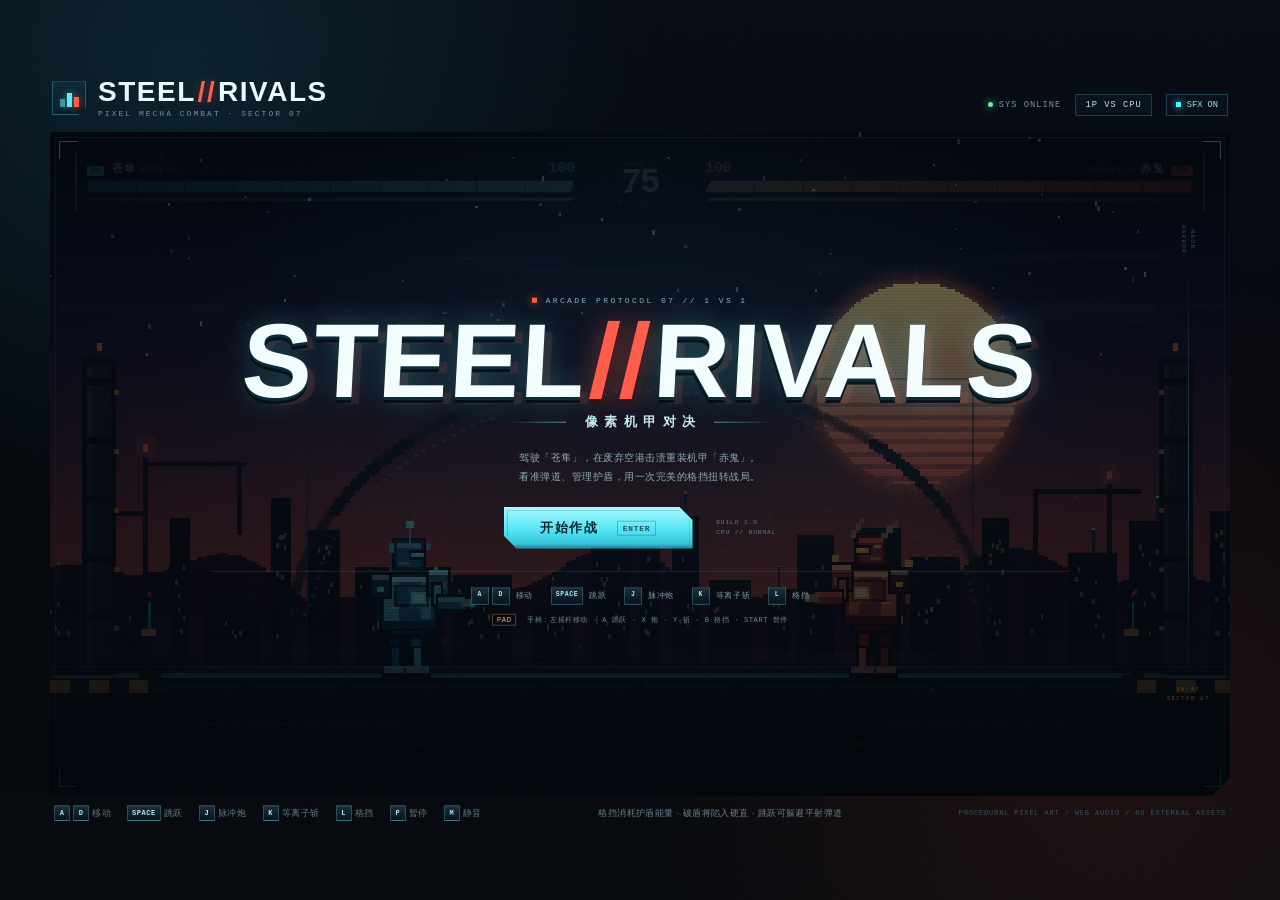
<file: index.html>
<!DOCTYPE html>
<html lang="zh-CN">
<head>
  <meta charset="UTF-8" />
  <meta name="viewport" content="width=device-width, initial-scale=1.0, viewport-fit=cover" />
  <meta name="theme-color" content="#070b14" />
  <title>STEEL//RIVALS — 像素机甲对决</title>
  <link rel="stylesheet" href="style.css" />
  <link rel="icon" href="data:image/svg+xml,%3Csvg xmlns='http://www.w3.org/2000/svg' viewBox='0 0 16 16'%3E%3Crect width='16' height='16' fill='%23070b14'/%3E%3Crect x='3' y='5' width='10' height='6' fill='%2355f6ff'/%3E%3Crect x='5' y='2' width='6' height='4' fill='%23ff5d4a'/%3E%3C/svg%3E" />
</head>
<body>
  <div class="page-noise" aria-hidden="true"></div>
  <main class="arcade">
    <header class="masthead">
      <div class="brand">
        <span class="brand-chip" aria-hidden="true"><i></i><i></i><i></i></span>
        <div class="brand-copy">
          <h1>STEEL<span>//</span>RIVALS</h1>
          <p>PIXEL MECHA COMBAT · SECTOR 07</p>
        </div>
      </div>
      <div class="masthead-right">
        <span class="online"><i></i>SYS ONLINE</span>
        <span class="mode-tag">1P VS CPU</span>
        <button class="sound-btn" id="muteBtn" type="button" aria-pressed="false" title="切换音效 (M)">
          <span class="sound-led"></span><span id="muteLabel">SFX ON</span>
        </button>
      </div>
    </header>

    <section class="stage" id="stage" data-mode="menu" aria-label="像素机甲对战游戏区域">
      <canvas id="game" width="480" height="270" aria-label="机甲对战画面：玩家苍隼在左侧，赤鬼在右侧"></canvas>

      <div class="scanlines" aria-hidden="true"></div>
      <div class="vignette" aria-hidden="true"></div>
      <div class="stage-corners" aria-hidden="true"><i></i><i></i><i></i><i></i></div>

      <div class="hud" id="hud">
        <div class="fighter-panel p1">
          <div class="fighter-meta">
            <span class="side">P1</span>
            <span class="fighter-name">苍隼 <em>AZURE-01</em></span>
            <span class="hp-num" id="hp1Num">100</span>
          </div>
          <div class="bar hp-bar" id="hp1Bar" role="progressbar" aria-label="苍隼生命值" aria-valuemin="0" aria-valuemax="100" aria-valuenow="100">
            <div class="bar-ghost" id="hp1Ghost"></div>
            <div class="bar-fill" id="hp1Fill"></div>
            <div class="bar-ticks"></div>
          </div>
          <div class="bar shield-bar" id="shield1Bar" role="progressbar" aria-label="苍隼护盾能量" aria-valuemin="0" aria-valuemax="100" aria-valuenow="100">
            <div class="bar-fill" id="shield1Fill"></div>
            <span class="shield-tag">SHD</span>
          </div>
        </div>

        <div class="round-panel">
          <span class="round-label">ROUND 01</span>
          <div class="timer" id="timer">75</div>
          <span class="timer-label">TIME</span>
        </div>

        <div class="fighter-panel p2">
          <div class="fighter-meta">
            <span class="side">CPU</span>
            <span class="fighter-name"><em>CRIMSON-07</em> 赤鬼</span>
            <span class="hp-num" id="hp2Num">100</span>
          </div>
          <div class="bar hp-bar" id="hp2Bar" role="progressbar" aria-label="赤鬼生命值" aria-valuemin="0" aria-valuemax="100" aria-valuenow="100">
            <div class="bar-ghost" id="hp2Ghost"></div>
            <div class="bar-fill" id="hp2Fill"></div>
            <div class="bar-ticks"></div>
          </div>
          <div class="bar shield-bar" id="shield2Bar" role="progressbar" aria-label="赤鬼护盾能量" aria-valuemin="0" aria-valuemax="100" aria-valuenow="100">
            <div class="bar-fill" id="shield2Fill"></div>
            <span class="shield-tag">SHD</span>
          </div>
        </div>
      </div>

      <div class="announce" id="announce" aria-live="polite"></div>

      <div class="overlay start-overlay is-visible" id="startScreen">
        <div class="start-panel">
          <div class="eyebrow"><span class="blink-dot"></span>ARCADE PROTOCOL 07 // 1 VS 1</div>
          <h2 class="game-title">STEEL<span>//</span>RIVALS</h2>
          <div class="cn-title"><span></span>像素机甲对决<span></span></div>
          <p class="lede">驾驶「苍隼」，在废弃空港击溃重装机甲「赤鬼」。<br />看准弹道、管理护盾，用一次完美的格挡扭转战局。</p>
          <div class="start-actions">
            <button class="primary-btn" id="startBtn" type="button">
              <span class="btn-label">开始作战</span>
              <span class="btn-key">ENTER</span>
            </button>
            <div class="version-tag">BUILD 1.0<br />CPU // NORMAL</div>
          </div>
          <div class="key-guide" aria-label="操作说明">
            <div><span class="keys"><kbd>A</kbd><kbd>D</kbd></span><b>移动</b></div>
            <div><span class="keys"><kbd>SPACE</kbd></span><b>跳跃</b></div>
            <div><span class="keys"><kbd>J</kbd></span><b>脉冲炮</b></div>
            <div><span class="keys"><kbd>K</kbd></span><b>等离子斩</b></div>
            <div><span class="keys"><kbd>L</kbd></span><b>格挡</b></div>
          </div>
          <div class="pad-guide"><b>PAD</b> 手柄：左摇杆移动 · A 跳跃 · X 炮 · Y 斩 · B 格挡 · START 暂停</div>
        </div>
        <div class="start-side" aria-hidden="true">
          <span>NEON<br />HARBOR</span>
          <i></i>
          <b>19:47<br />SECTOR 07</b>
        </div>
      </div>

      <div class="overlay pause-overlay" id="pauseScreen" aria-hidden="true">
        <div class="modal-card">
          <div class="eyebrow">TACTICAL HOLD</div>
          <h2 class="modal-title">PAUSED</h2>
          <p class="modal-sub">战术暂停 · 战场数据已冻结</p>
          <div class="modal-actions">
            <button class="primary-btn compact" id="resumeBtn" type="button"><span class="btn-label">继续作战</span><span class="btn-key">P</span></button>
            <button class="ghost-btn" id="pauseRestartBtn" type="button">重新开始</button>
          </div>
        </div>
      </div>

      <div class="overlay result-overlay" id="resultScreen" aria-hidden="true">
        <div class="result-card">
          <div class="eyebrow" id="resultReason">K.O.</div>
          <h2 class="modal-title result-title" id="resultTitle">VICTORY</h2>
          <p class="modal-sub" id="resultSub">赤鬼 信号中断</p>
          <div class="score-line">
            <span>苍隼</span>
            <strong id="finalScore">100 : 0</strong>
            <span>赤鬼</span>
          </div>
          <div class="result-stats">
            <div><span>造成伤害</span><b id="statDamage">0</b></div>
            <div><span>有效命中</span><b id="statHits">0</b></div>
            <div><span>成功格挡</span><b id="statBlocks">0</b></div>
          </div>
          <div class="modal-actions">
            <button class="primary-btn compact" id="restartBtn" type="button"><span class="btn-label">再战一次</span><span class="btn-key">ENTER</span></button>
          </div>
        </div>
      </div>

      <div class="touch-controls" id="touchControls" aria-label="触屏操作">
        <div class="touch-cluster move-cluster">
          <button type="button" class="touch-btn" data-key="KeyA" aria-label="向左移动">◀</button>
          <button type="button" class="touch-btn" data-key="KeyD" aria-label="向右移动">▶</button>
        </div>
        <div class="touch-cluster action-cluster">
          <button type="button" class="touch-btn small" data-key="Space" aria-label="跳跃">跳</button>
          <button type="button" class="touch-btn" data-key="KeyJ" aria-label="脉冲炮">炮</button>
          <button type="button" class="touch-btn" data-key="KeyK" aria-label="等离子斩">斩</button>
          <button type="button" class="touch-btn guard" data-key="KeyL" aria-label="格挡">盾</button>
        </div>
      </div>
    </section>

    <footer class="underbar">
      <div class="control-legend">
        <span><kbd>A</kbd><kbd>D</kbd> 移动</span>
        <span><kbd>SPACE</kbd> 跳跃</span>
        <span><kbd>J</kbd> 脉冲炮</span>
        <span><kbd>K</kbd> 等离子斩</span>
        <span><kbd>L</kbd> 格挡</span>
        <span><kbd>P</kbd> 暂停</span>
        <span><kbd>M</kbd> 静音</span>
      </div>
      <p class="fineprint">格挡消耗护盾能量 · 破盾将陷入硬直 · 跳跃可躲避平射弹道</p>
      <p class="credit">PROCEDURAL PIXEL ART / WEB AUDIO / NO EXTERNAL ASSETS</p>
    </footer>
  </main>

  <script src="game.js"></script>
</body>
</html>
</file>
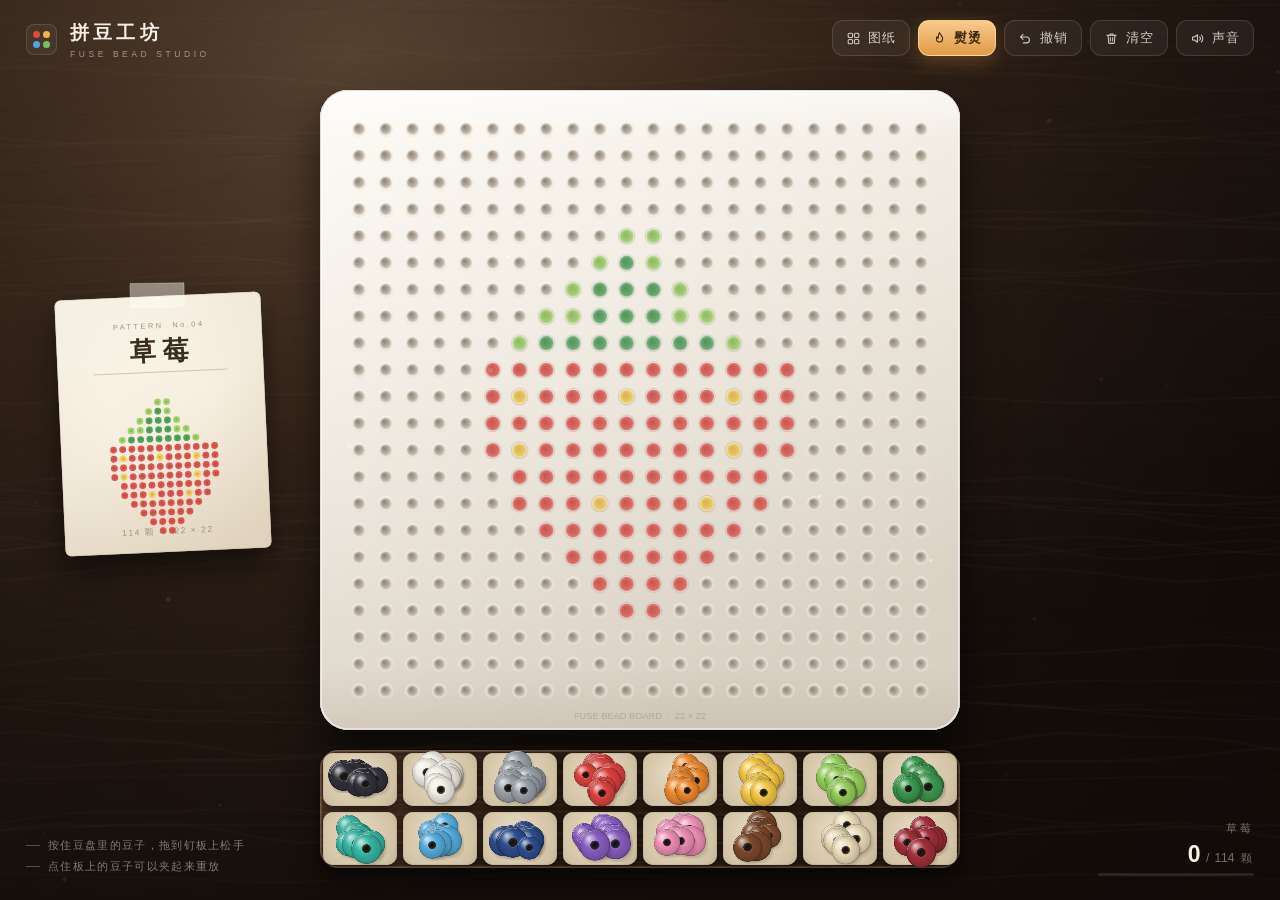
<file: fuse-bead-studio.html>
<!DOCTYPE html>
<html lang="zh-CN">
<head>
<meta charset="utf-8">
<meta name="viewport" content="width=device-width, initial-scale=1, maximum-scale=1, user-scalable=no, viewport-fit=cover">
<meta name="apple-mobile-web-app-capable" content="yes">
<meta name="theme-color" content="#150f0c">
<title>拼豆工坊 · Fuse Bead Studio</title>
<style>
  :root{
    --ink:#f5eee4;
    --muted:rgba(245,238,228,.52);
    --line:rgba(255,255,255,.12);
    --glass:rgba(255,255,255,.055);
    --amber:#f0b45a;
  }
  *{box-sizing:border-box;-webkit-tap-highlight-color:transparent}
  html,body{height:100%;margin:0;overflow:hidden;background:#150f0c;color:var(--ink);
    font-family:-apple-system,BlinkMacSystemFont,"PingFang SC","Hiragino Sans GB","Microsoft YaHei",sans-serif;
    -webkit-font-smoothing:antialiased;-webkit-user-select:none;user-select:none;
    overscroll-behavior:none}
  #stage{position:fixed;inset:0;width:100%;height:100%;display:block;cursor:none;touch-action:none;
    opacity:0;animation:reveal 1.1s .1s forwards ease-out}
  @keyframes reveal{to{opacity:1}}

  .hud{position:fixed;left:0;right:0;top:0;display:flex;justify-content:space-between;align-items:flex-start;
    padding:calc(20px + env(safe-area-inset-top)) 26px 0;pointer-events:none;z-index:5}
  .brand{display:flex;align-items:center;gap:13px;animation:drop .8s .15s both cubic-bezier(.2,.8,.3,1)}
  .logo{display:grid;grid-template-columns:repeat(2,7px);grid-template-rows:repeat(2,7px);gap:3px;
    padding:6px;border-radius:8px;background:rgba(255,255,255,.05);border:1px solid var(--line)}
  .logo i{border-radius:50%;display:block}
  .logo i:nth-child(1){background:#e04a44}
  .logo i:nth-child(2){background:#f2b545}
  .logo i:nth-child(3){background:#4aa8e0}
  .logo i:nth-child(4){background:#7bbf5c}
  .brand h1{font-size:19px;margin:0;font-weight:600;letter-spacing:.22em;
    font-family:"Songti SC","Noto Serif SC",Georgia,serif}
  .brand p{margin:3px 0 0;font-size:8.5px;letter-spacing:.42em;color:var(--muted);font-weight:500}
  .tools{display:flex;gap:8px;pointer-events:auto;animation:drop .8s .25s both cubic-bezier(.2,.8,.3,1)}
  @keyframes drop{from{opacity:0;transform:translateY(-10px)}to{opacity:1;transform:none}}
  .btn{display:inline-flex;align-items:center;justify-content:center;gap:7px;height:36px;padding:0 13px;
    border-radius:11px;background:var(--glass);border:1px solid var(--line);color:rgba(245,238,228,.82);
    font-size:12.5px;letter-spacing:.08em;cursor:pointer;font-family:inherit;
    transition:background .18s,transform .18s,border-color .18s,color .18s,box-shadow .3s;
    backdrop-filter:blur(12px);-webkit-backdrop-filter:blur(12px)}
  .btn:hover{background:rgba(255,255,255,.1);border-color:rgba(255,255,255,.24);transform:translateY(-1px);color:#fff}
  .btn:active{transform:translateY(0) scale(.97)}
  .btn svg{width:15px;height:15px;stroke:currentColor;fill:none;stroke-width:1.7;
    stroke-linecap:round;stroke-linejoin:round;flex:none}
  .btn.primary{background:linear-gradient(180deg,#f8cb8d,#e09a45);color:#3a2309;
    border-color:rgba(255,225,175,.65);font-weight:600;box-shadow:0 6px 20px rgba(224,154,69,.28)}
  .btn.primary:hover{background:linear-gradient(180deg,#ffdca3,#eda552);color:#2b1906}
  .btn.primary.pulse{animation:pulse 1.6s infinite ease-in-out}
  @keyframes pulse{0%,100%{box-shadow:0 6px 20px rgba(224,154,69,.28)}50%{box-shadow:0 0 0 3px rgba(240,180,90,.28),0 8px 26px rgba(240,180,90,.5)}}
  .btn svg.slash{display:none}
  .btn.muted svg.slash{display:block}
  .btn.muted svg.wave{display:none}

  .stats{position:fixed;right:26px;bottom:calc(24px + env(safe-area-inset-bottom));display:flex;flex-direction:column;align-items:flex-end;gap:7px;
    pointer-events:none;z-index:5;animation:drop .8s .4s both cubic-bezier(.2,.8,.3,1)}
  .stats .name{font-size:10.5px;letter-spacing:.28em;color:rgba(245,238,228,.45)}
  .stats .num{display:flex;align-items:baseline;gap:5px;font-variant-numeric:tabular-nums;line-height:1}
  .stats b{font-size:23px;font-weight:600;color:#fbf1e2;letter-spacing:.02em}
  .stats em{font-style:normal;font-size:12px;color:rgba(245,238,228,.45)}
  .stats .unit{font-size:10.5px;color:rgba(245,238,228,.4);letter-spacing:.15em;margin-left:2px}
  .track{width:156px;height:3px;border-radius:2px;background:rgba(255,255,255,.1);overflow:hidden}
  .track i{display:block;height:100%;width:0;border-radius:2px;
    background:linear-gradient(90deg,#e79a43,#ffdc9e);transition:width .35s cubic-bezier(.2,.8,.3,1)}

  .hint{position:fixed;left:26px;bottom:calc(26px + env(safe-area-inset-bottom));display:flex;flex-direction:column;gap:6px;pointer-events:none;z-index:5;
    font-size:11px;letter-spacing:.12em;color:rgba(245,238,228,.48);animation:drop .8s .5s both}
  .hint span{display:flex;align-items:center;gap:8px}
  .hint i{width:14px;height:1px;background:rgba(245,238,228,.28);display:block}

  .toast{position:fixed;left:50%;top:calc(82px + env(safe-area-inset-top));transform:translate(-50%,-8px);padding:9px 17px;border-radius:999px;
    background:rgba(32,23,17,.86);border:1px solid rgba(255,255,255,.13);font-size:12px;letter-spacing:.08em;
    color:#f4e8d8;opacity:0;transition:opacity .25s,transform .25s;pointer-events:none;z-index:20;
    backdrop-filter:blur(10px);-webkit-backdrop-filter:blur(10px);white-space:nowrap;max-width:90vw}
  .toast.show{opacity:1;transform:translate(-50%,0)}

  .modal{position:fixed;inset:0;z-index:30;display:flex;align-items:center;justify-content:center;padding:24px;
    background:rgba(12,8,6,.66);backdrop-filter:blur(14px);-webkit-backdrop-filter:blur(14px);
    opacity:0;pointer-events:none;transition:opacity .3s}
  .modal.open{opacity:1;pointer-events:auto}
  .sheet{width:min(760px,94vw);max-height:88vh;overflow:auto;border-radius:22px;padding:26px 26px 24px;
    background:linear-gradient(165deg,#2f231b,#211812 70%);border:1px solid rgba(255,255,255,.1);
    box-shadow:0 40px 90px rgba(0,0,0,.6),inset 0 1px 0 rgba(255,255,255,.07);
    transform:translateY(14px) scale(.985);transition:transform .35s cubic-bezier(.2,.8,.3,1)}
  .modal.open .sheet{transform:none}
  .sheet-head{display:flex;justify-content:space-between;align-items:flex-start;gap:16px;margin-bottom:20px}
  .sheet h2{margin:0;font-size:20px;font-weight:600;letter-spacing:.16em;
    font-family:"Songti SC","Noto Serif SC",Georgia,serif}
  .sheet-head p{margin:7px 0 0;font-size:11.5px;letter-spacing:.08em;color:var(--muted)}
  .x{width:36px;height:36px;border-radius:10px;background:rgba(255,255,255,.05);border:1px solid var(--line);
    color:rgba(245,238,228,.6);font-size:13px;cursor:pointer;line-height:1;transition:.18s;flex:none}
  .x:hover{background:rgba(255,255,255,.12);color:#fff}
  .pgrid{display:grid;grid-template-columns:repeat(6,1fr);gap:10px}
  .pcard{position:relative;display:flex;flex-direction:column;align-items:center;gap:7px;padding:10px 8px 11px;
    border-radius:14px;background:rgba(255,255,255,.035);border:1px solid rgba(255,255,255,.08);
    cursor:pointer;transition:.2s;font-family:inherit;color:inherit}
  .pcard:hover{background:rgba(255,255,255,.08);border-color:rgba(255,255,255,.2);transform:translateY(-2px)}
  .pcard.on{border-color:rgba(240,180,90,.8);background:rgba(240,180,90,.09);
    box-shadow:0 0 0 1px rgba(240,180,90,.35) inset}
  .pcard canvas{width:100%;aspect-ratio:1;border-radius:9px;display:block;background:rgba(0,0,0,.18)}
  .pcard b{font-size:12px;font-weight:500;letter-spacing:.1em}
  .pcard s{font-size:9.5px;color:var(--muted);text-decoration:none;letter-spacing:.08em}
  .done-sheet{width:min(420px,92vw);text-align:center;padding:34px 30px 28px}
  .seal{width:56px;height:56px;margin:0 auto 16px;border-radius:50%;display:grid;place-items:center;
    background:radial-gradient(circle at 35% 30%,#ffdda6,#e7a24c);color:#3a2309;font-size:24px;
    box-shadow:0 8px 24px rgba(231,162,76,.35)}
  .done-sheet h2{letter-spacing:.2em}
  .done-sheet p{margin:10px 0 22px;font-size:12px;line-height:1.9;letter-spacing:.06em;color:var(--muted)}
  .done-sheet .btns{display:flex;gap:10px;justify-content:center}
  .done-sheet .btns .btn{height:44px;padding:0 20px;font-size:13px}

  /* 触屏设备：加大点按区域 */
  @media (pointer: coarse){
    .btn{height:42px;padding:0 15px;font-size:13px;border-radius:12px}
    .btn svg{width:17px;height:17px}
    .x{width:42px;height:42px;font-size:15px}
    .pcard{padding:12px 10px 13px}
    .hint{font-size:11.5px;letter-spacing:.08em}
  }
  @media(max-width:760px){
    .btn span{display:none}
    .btn{width:44px;padding:0}
    .btn.primary{width:auto;padding:0 14px}
    .btn.primary span{display:inline}
    .brand h1{font-size:16px;letter-spacing:.16em}
    .brand p{display:none}
    .hud{padding:14px 14px 0}
    .stats{right:16px;bottom:calc(16px + env(safe-area-inset-bottom))}
    .track{width:110px}
    .hint{left:16px;bottom:calc(16px + env(safe-area-inset-bottom))}
    .hint span:nth-child(2){display:none}
    .pgrid{grid-template-columns:repeat(3,1fr)}
  }
  @media(max-width:900px) and (orientation:landscape){
    .brand p{display:none}
  }
</style>
</head>
<body>
<canvas id="stage"></canvas>

<header class="hud" id="hud">
  <div class="brand">
    <div class="logo"><i></i><i></i><i></i><i></i></div>
    <div>
      <h1>拼豆工坊</h1>
      <p>FUSE BEAD STUDIO</p>
    </div>
  </div>
  <div class="tools">
    <button class="btn" id="btnPattern" title="选择图纸">
      <svg viewBox="0 0 24 24"><rect x="3.5" y="3.5" width="7" height="7" rx="1.8"/><rect x="13.5" y="3.5" width="7" height="7" rx="1.8"/><rect x="3.5" y="13.5" width="7" height="7" rx="1.8"/><rect x="13.5" y="13.5" width="7" height="7" rx="1.8"/></svg>
      <span>图纸</span>
    </button>
    <button class="btn primary" id="btnIron" title="熨烫定型">
      <svg viewBox="0 0 24 24"><path d="M12 2.6c.9 2.5 2.1 3.6 3.1 4.9 1.2 1.6 1.9 3.2 1.9 5a5 5 0 0 1-10 0c0-1.3.4-2.5 1.1-3.5.2 1.5.8 2.3 2 2.7-.4-2.8.1-5.9 1.9-9.1z"/></svg>
      <span>熨烫</span>
    </button>
    <button class="btn" id="btnUndo" title="撤销">
      <svg viewBox="0 0 24 24"><path d="M4.5 9.5h9a4.75 4.75 0 0 1 0 9.5H8.5"/><path d="M8 5.5 4.3 9.5 8 13.5"/></svg>
      <span>撤销</span>
    </button>
    <button class="btn" id="btnClear" title="清空钉板">
      <svg viewBox="0 0 24 24"><path d="M4.5 6.8h15"/><path d="M9.6 6.8V4.9h4.8v1.9"/><path d="M6.6 6.8l.8 12.1a1 1 0 0 0 1 .9h7.2a1 1 0 0 0 1-.9l.8-12.1"/><path d="M10.2 10.4v5.4M13.8 10.4v5.4"/></svg>
      <span>清空</span>
    </button>
    <button class="btn" id="btnSound" title="声音开关">
      <svg class="wave" viewBox="0 0 24 24"><path d="M4 9.6h3.2L12 6v12l-4.8-3.6H4z"/><path d="M15.4 9.2a4 4 0 0 1 0 5.6"/><path d="M18.2 6.6a7.6 7.6 0 0 1 0 10.8"/></svg>
      <svg class="slash" viewBox="0 0 24 24"><path d="M4 9.6h3.2L12 6v12l-4.8-3.6H4z"/><path d="M15.8 9.6l4.4 4.8M20.2 9.6l-4.4 4.8"/></svg>
      <span>声音</span>
    </button>
  </div>
</header>

<div class="stats">
  <div class="name" id="statName">草莓</div>
  <div class="num"><b id="statDone">0</b><em>/</em><em id="statTotal">114</em><span class="unit">颗</span></div>
  <div class="track"><i id="statBar"></i></div>
</div>

<div class="hint">
  <span><i></i>按住豆盘里的豆子，拖到钉板上松手</span>
  <span><i></i>点住板上的豆子可以夹起来重放</span>
</div>

<div class="toast" id="toast"></div>

<div class="modal" id="patternModal">
  <div class="sheet">
    <div class="sheet-head">
      <div>
        <h2>选择图纸</h2>
        <p>照着底稿一颗颗放，放完点「熨烫」让它融为一体</p>
      </div>
      <button class="x" id="btnClosePatterns" aria-label="关闭">✕</button>
    </div>
    <div class="pgrid" id="pgrid"></div>
  </div>
</div>

<div class="modal" id="doneModal">
  <div class="sheet done-sheet">
    <div class="seal">
      <svg viewBox="0 0 24 24" width="26" height="26" fill="none" stroke="currentColor" stroke-width="2.4" stroke-linecap="round" stroke-linejoin="round"><path d="M5 12.5l4.5 4.5L19 7.5"/></svg>
    </div>
    <h2>熨烫完成</h2>
    <p id="doneText">豆子已经牢牢融在一起了</p>
    <div class="btns">
      <button class="btn primary" id="btnSave"><span>保存图片</span></button>
      <button class="btn" id="btnAgain"><span>再做一幅</span></button>
    </div>
  </div>
</div>

<script>
(() => {
'use strict';

/* ══════════════════════════ 基础 ══════════════════════════ */
const TAU = Math.PI * 2;
const GRID = 22;
const clamp = (v, a, b) => v < a ? a : v > b ? b : v;
const smooth = t => t * t * (3 - 2 * t);

const PALETTE = [
  { k:'K', name:'曜石黑', hex:'#33313a' },
  { k:'W', name:'珍珠白', hex:'#f2eee4' },
  { k:'A', name:'雾灰',   hex:'#9aa1a8' },
  { k:'R', name:'正红',   hex:'#dd4340' },
  { k:'O', name:'橘橙',   hex:'#ef8a2f' },
  { k:'Y', name:'柠檬黄', hex:'#f5c845' },
  { k:'L', name:'嫩芽绿', hex:'#96cf5c' },
  { k:'G', name:'森林绿', hex:'#3d9a50' },
  { k:'T', name:'薄荷',   hex:'#38b7a4' },
  { k:'B', name:'晴空蓝', hex:'#58aede' },
  { k:'N', name:'深海蓝', hex:'#2f4d8f' },
  { k:'P', name:'葡萄紫', hex:'#8a5ec3' },
  { k:'M', name:'樱花粉', hex:'#f191b6' },
  { k:'C', name:'可可棕', hex:'#7b4a2d' },
  { k:'S', name:'奶油',   hex:'#ecdcb9' },
  { k:'D', name:'酒红',   hex:'#a3303a' },
];
const KEY = {};
PALETTE.forEach((p, i) => KEY[p.k] = i);

const PATTERNS = [
  { id:'strawberry', name:'草莓', rows:[
    "................",
    ".......LL.......",
    "......LGL.......",
    ".....LGGGL......",
    "....LLGGGLL.....",
    "...LGGGGGGGL....",
    "..RRRRRRRRRRRR..",
    "..RYRRRYRRRYRR..",
    "..RRRRRRRRRRRR..",
    "..RYRRRRRRRYRR..",
    "...RRRRRRRRRR...",
    "...RRRYRRRYRR...",
    "....RRRRRRRR....",
    ".....RRRRRR.....",
    "......RRRR......",
    ".......RR.......",
  ]},
  { id:'heart', name:'爱心', rows:[
    "................",
    "...RRR....RRR...",
    "..RRRRR..RRRRR..",
    ".RRRRRRRRRRRRRR.",
    ".RRWRRRRRRRRWRR.",
    ".RRRRRRRRRRRRRR.",
    ".RRRRRRRRRRRRRR.",
    "..RRRRRRRRRRRR..",
    "...RRRRRRRRRR...",
    "....RRRRRRRR....",
    ".....RRRRRR.....",
    "......RRRR......",
    ".......RR.......",
    "................",
    "................",
    "................",
  ]},
  { id:'star', name:'星星', rows:[
    "................",
    ".......YY.......",
    ".......YY.......",
    "......YYYY......",
    "......YYYY......",
    ".YYYYYYYYYYYYYY.",
    "..YYYYYYYYYYYY..",
    "...YYYYYYYYYY...",
    "....YYYYYYYY....",
    "...YYYYYYYYYY...",
    "...YYYYYYYYYY...",
    "..YYYYY..YYYYY..",
    "..YYYY....YYYY..",
    ".YYY........YYY.",
    "................",
    "................",
  ]},
  { id:'mushroom', name:'蘑菇', rows:[
    "................",
    ".....RRRRRR.....",
    "...RRRRRRRRRR...",
    "..RRWWRRRRWWRR..",
    "..RRWWRRRRWWRR..",
    ".RRRRRRRRRRRRRR.",
    ".RRRRRRRRRRRRRR.",
    "..SSSSSSSSSSSS..",
    "...SSSSSSSSSS...",
    "...SSKSSSSKSS...",
    "...SSSSSSSSSS...",
    "....SSSSSSSS....",
    "....SSSSSSSS....",
    ".....SSSSSS.....",
    "................",
    "................",
  ]},
  { id:'cat', name:'小猫', rows:[
    "................",
    "..OO........OO..",
    "..OOO......OOO..",
    "..OOOO....OOOO..",
    "..OOOOOOOOOOOO..",
    "..OOOOOOOOOOOO..",
    "..OOKOOOOOOKOO..",
    "..OOKOOOOOOKOO..",
    "..OOOOOMOOOOOO..",
    "..OOOOOKKOOOOO..",
    "..OOOOOMOOOOOO..",
    "..OOOOOOOOOOOO..",
    "..OOWWWOOWWWOO..",
    "...OOOOOOOOOO...",
    "....OOOOOOOO....",
    "................",
  ]},
];

/* ══════════════════════════ 状态 ══════════════════════════ */
const canvas = document.getElementById('stage');
const ctx = canvas.getContext('2d');
let W = 0, H = 0, DPR = 1;
let bgSprite = null, boardSprite = null, traySprite = null;
let heaps = [], heapCount = [];

const L = {
  board:{x:0,y:0,w:0,h:0}, tray:{x:0,y:0,w:0,h:0,cw:0,ch:0},
  pitch:0, bead:0, ox:0, oy:0
};

let grid = new Array(GRID * GRID).fill(-1);
let guide = new Array(GRID * GRID).fill(-1);
let guideCount = 0;
let melt = new Float32Array(GRID * GRID);
let history = [];
let currentPattern = PATTERNS[0];
let phase = 'play';
let ironStart = 0;
let ironProgress = 0;
let notifiedDone = false;

const mouse = { x: 0, y: 0, inside: false };
let held = null;
let heldAtDown = false;
let pressedOn = null;
let hoverCell = null;
let hoverComp = null;
let uiHover = false;

const tweezers = { x: 0, y: 0, open: 3.4, sway: 0, a: 1, kick: 0 };
let parts = [];
let dust = [];
let last = 0;

/* ══════════════════════════ 音频 ══════════════════════════ */
const AK = (() => {
  let ac = null, master = null, noiseBuf = null, muted = false;
  function ensure() {
    if (!ac) {
      const C = window.AudioContext || window.webkitAudioContext;
      if (!C) return null;
      ac = new C();
      master = ac.createGain();
      master.gain.value = muted ? 0 : 0.5;
      master.connect(ac.destination);
      const len = Math.floor(ac.sampleRate * 1.2);
      noiseBuf = ac.createBuffer(1, len, ac.sampleRate);
      const d = noiseBuf.getChannelData(0);
      for (let i = 0; i < len; i++) d[i] = Math.random() * 2 - 1;
    }
    if (ac.state === 'suspended') ac.resume();
    return ac;
  }
  function blip(freq, dur, vol, type, to, delay) {
    const a = ensure(); if (!a || muted) return;
    const t0 = a.currentTime + (delay || 0);
    const o = a.createOscillator(), g = a.createGain();
    o.type = type || 'sine';
    o.frequency.setValueAtTime(freq, t0);
    if (to) o.frequency.exponentialRampToValueAtTime(to, t0 + dur);
    g.gain.setValueAtTime(0.0001, t0);
    g.gain.linearRampToValueAtTime(vol, t0 + 0.006);
    g.gain.exponentialRampToValueAtTime(0.0001, t0 + dur);
    o.connect(g); g.connect(master);
    o.start(t0); o.stop(t0 + dur + 0.03);
  }
  function rustle(dur, vol, hp) {
    const a = ensure(); if (!a || muted) return;
    const s = a.createBufferSource(); s.buffer = noiseBuf;
    const f = a.createBiquadFilter(); f.type = 'highpass'; f.frequency.value = hp || 1600;
    const g = a.createGain();
    g.gain.setValueAtTime(vol, a.currentTime);
    g.gain.exponentialRampToValueAtTime(0.0001, a.currentTime + dur);
    s.connect(f); f.connect(g); g.connect(master);
    s.start(); s.stop(a.currentTime + dur + 0.02);
  }
  return {
    unlock() { ensure(); },
    pick() { rustle(.07, .10, 2200); blip(1500, .05, .045, 'triangle', 1050); },
    place() { blip(560, .09, .14, 'sine', 400); rustle(.035, .06, 3400); },
    right() { blip(880, .12, .05, 'triangle'); blip(1320, .16, .035, 'sine', null, .05); },
    deny() { blip(190, .1, .06, 'square'); },
    undo() { blip(430, .1, .07, 'triangle', 700); },
    ironOn() {
      const a = ensure(); if (!a || muted) return;
      const dur = 3.9;
      const s = a.createBufferSource(); s.buffer = noiseBuf; s.loop = true;
      const f = a.createBiquadFilter(); f.type = 'bandpass'; f.Q.value = .6;
      f.frequency.setValueAtTime(700, a.currentTime);
      f.frequency.linearRampToValueAtTime(2600, a.currentTime + dur);
      const g = a.createGain();
      g.gain.setValueAtTime(0.0001, a.currentTime);
      g.gain.linearRampToValueAtTime(.10, a.currentTime + .7);
      g.gain.linearRampToValueAtTime(.06, a.currentTime + dur - .6);
      g.gain.exponentialRampToValueAtTime(0.0001, a.currentTime + dur);
      s.connect(f); f.connect(g); g.connect(master);
      s.start(); s.stop(a.currentTime + dur + .05);
    },
    chime() {
      [523, 659, 784, 1046].forEach((f, i) => blip(f, .7, .035, 'sine', null, i * .1));
    },
    toggle() {
      muted = !muted;
      if (master) master.gain.value = muted ? 0 : 0.5;
      return muted;
    }
  };
})();

/* ══════════════════════════ 工具函数 ══════════════════════════ */
function rr(g, x, y, w, h, r) {
  r = Math.min(r, w / 2, h / 2);
  g.beginPath();
  g.moveTo(x + r, y);
  g.arcTo(x + w, y, x + w, y + h, r);
  g.arcTo(x + w, y + h, x, y + h, r);
  g.arcTo(x, y + h, x, y, r);
  g.arcTo(x, y, x + w, y, r);
  g.closePath();
}
function mulberry32(a) {
  return function () {
    a |= 0; a = a + 0x6D2B79F5 | 0;
    let t = Math.imul(a ^ a >>> 15, 1 | a);
    t = t + Math.imul(t ^ t >>> 7, 61 | t) ^ t;
    return ((t ^ t >>> 14) >>> 0) / 4294967296;
  };
}
function shade(hex, amt) {
  const n = parseInt(hex.slice(1), 16);
  const r = (n >> 16) & 255, g = (n >> 8) & 255, b = n & 255;
  const t = amt < 0 ? 0 : 255, p = Math.abs(amt);
  return 'rgb(' + Math.round(r + (t - r) * p) + ',' + Math.round(g + (t - g) * p) + ',' + Math.round(b + (t - b) * p) + ')';
}

/* ══════════════════════════ 豆子贴图 ══════════════════════════ */
const SPRITE = 128;
const BEAD_RATIO = 0.86;
const BOX = 1 / BEAD_RATIO;

function makeBeadSprite(hex, melted) {
  const S = SPRITE;
  const c = document.createElement('canvas');
  c.width = c.height = S;
  const g = c.getContext('2d');
  const cx = S / 2, cy = S / 2, R = S * 0.43;

  const sh = g.createRadialGradient(cx + R * .14, cy + R * .18, R * .25, cx + R * .14, cy + R * .18, R * 1.15);
  sh.addColorStop(0, melted ? 'rgba(28,16,10,.26)' : 'rgba(28,16,10,.42)');
  sh.addColorStop(.5, melted ? 'rgba(28,16,10,.10)' : 'rgba(28,16,10,.20)');
  sh.addColorStop(1, 'rgba(28,16,10,0)');
  g.fillStyle = sh;
  g.beginPath(); g.arc(cx + R * .14, cy + R * .18, R * 1.15, 0, TAU); g.fill();

  if (!melted) {
    const grad = g.createRadialGradient(cx - R * .38, cy - R * .42, R * .08, cx, cy, R * 1.06);
    grad.addColorStop(0, shade(hex, .42));
    grad.addColorStop(.42, hex);
    grad.addColorStop(.86, shade(hex, -.16));
    grad.addColorStop(1, shade(hex, -.34));
    g.beginPath(); g.arc(cx, cy, R, 0, TAU); g.fillStyle = grad; g.fill();

    g.lineWidth = R * .055;
    g.strokeStyle = 'rgba(0,0,0,.16)';
    g.beginPath(); g.arc(cx, cy, R * .975, 0, TAU); g.stroke();

    const hr = R * .305;
    const hg = g.createRadialGradient(cx - hr * .22, cy - hr * .28, hr * .05, cx, cy, hr * 1.02);
    hg.addColorStop(0, '#0e0b09');
    hg.addColorStop(.62, '#241a15');
    hg.addColorStop(.9, shade(hex, -.62));
    hg.addColorStop(1, shade(hex, -.44));
    g.beginPath(); g.arc(cx, cy, hr, 0, TAU); g.fillStyle = hg; g.fill();

    g.beginPath();
    g.arc(cx, cy, hr * 1.01, Math.PI * .1, Math.PI * .92);
    g.strokeStyle = 'rgba(255,255,255,.20)';
    g.lineWidth = hr * .17;
    g.stroke();

    g.save();
    g.globalAlpha = .5;
    const sp = g.createRadialGradient(cx - R * .4, cy - R * .46, 0, cx - R * .4, cy - R * .46, R * .55);
    sp.addColorStop(0, 'rgba(255,255,255,.95)');
    sp.addColorStop(.45, 'rgba(255,255,255,.35)');
    sp.addColorStop(1, 'rgba(255,255,255,0)');
    g.fillStyle = sp;
    g.beginPath(); g.arc(cx - R * .4, cy - R * .46, R * .55, 0, TAU); g.fill();
    g.restore();

    g.beginPath();
    g.arc(cx, cy, R * .95, Math.PI * 1.05, Math.PI * 1.6);
    g.strokeStyle = 'rgba(255,255,255,.42)';
    g.lineWidth = R * .045;
    g.stroke();
  } else {
    const side = R * 2.04;
    const rad = R * .42;
    const x = cx - side / 2, y = cy - side / 2;
    const grad = g.createLinearGradient(x, y, x + side * .8, y + side);
    grad.addColorStop(0, shade(hex, .20));
    grad.addColorStop(.4, shade(hex, .06));
    grad.addColorStop(.75, hex);
    grad.addColorStop(1, shade(hex, -.16));
    rr(g, x, y, side, side, rad);
    g.fillStyle = grad; g.fill();

    g.lineWidth = R * .07;
    g.strokeStyle = 'rgba(255,255,255,.18)';
    g.beginPath();
    g.arc(cx, cy, side * .44, Math.PI * 1.02, Math.PI * 1.62);
    g.stroke();
    g.strokeStyle = 'rgba(0,0,0,.14)';
    g.beginPath();
    g.arc(cx, cy, side * .44, Math.PI * .06, Math.PI * .7);
    g.stroke();

    g.beginPath(); g.arc(cx, cy, R * .31, 0, TAU);
    g.strokeStyle = 'rgba(255,255,255,.20)';
    g.lineWidth = R * .07;
    g.stroke();
    g.beginPath(); g.arc(cx, cy, R * .27, 0, TAU);
    g.fillStyle = 'rgba(0,0,0,.10)';
    g.fill();

    g.save();
    g.globalAlpha = .4;
    const sp = g.createRadialGradient(cx - R * .45, cy - R * .5, 0, cx - R * .45, cy - R * .5, R * .95);
    sp.addColorStop(0, 'rgba(255,255,255,.85)');
    sp.addColorStop(.5, 'rgba(255,255,255,.22)');
    sp.addColorStop(1, 'rgba(255,255,255,0)');
    g.fillStyle = sp;
    g.beginPath(); g.ellipse(cx - R * .3, cy - R * .34, R * .62, R * .5, -.55, 0, TAU); g.fill();
    g.restore();
  }
  return c;
}

const SPR = PALETTE.map(p => ({ n: makeBeadSprite(p.hex, false), m: makeBeadSprite(p.hex, true) }));

function drawBead(g, ci, x, y, d, m, alpha) {
  m = m || 0; alpha = alpha === undefined ? 1 : alpha;
  if (alpha <= 0.01) return;
  const box = d * BOX;
  const s = SPR[ci];
  g.globalAlpha = alpha;
  if (m <= .005) {
    g.drawImage(s.n, x - box / 2, y - box / 2, box, box);
  } else if (m >= .995) {
    const bm = box * 1.18;
    g.drawImage(s.m, x - bm / 2, y - bm / 2, bm, bm);
  } else {
    g.globalAlpha = alpha * (1 - m);
    g.drawImage(s.n, x - box / 2, y - box / 2, box, box);
    g.globalAlpha = alpha * m;
    const b2 = box * (1 + .18 * m);
    g.drawImage(s.m, x - b2 / 2, y - b2 / 2, b2, b2);
  }
  g.globalAlpha = 1;
}

/* ══════════════════════════ 布局 ══════════════════════════ */
function computeLayout() {
  W = window.innerWidth;
  H = window.innerHeight;
  const top = W < 760 ? 66 : 82;
  const bottomPad = 24;
  const trayH = clamp(H * 0.135, 86, 118);
  const avail = H - top - bottomPad - trayH - 30;
  let bs = Math.min(W * 0.9, avail, 640);
  bs = Math.max(bs, 240);
  const trayW = Math.min(bs, W * 0.96);
  const totalH = bs + 20 + trayH;
  const by = top + Math.max(0, (H - top - bottomPad - totalH) / 2);
  L.board = { x: (W - bs) / 2, y: by, w: bs, h: bs };
  L.tray = { x: (W - trayW) / 2, y: by + bs + 20, w: trayW, h: trayH, cw: trayW / 8, ch: trayH / 2 };
  L.pitch = bs * 0.92 / GRID;
  L.bead = L.pitch * 0.84;
  L.ox = L.board.x + bs * 0.04 + L.pitch / 2;
  L.oy = L.board.y + bs * 0.04 + L.pitch / 2;
}
const cellX = i => L.ox + i * L.pitch;
const cellY = j => L.oy + j * L.pitch;

function buildHeaps() {
  const base = Math.min(L.tray.cw, L.tray.ch) * 0.50;
  const maxR = Math.min(L.tray.cw, L.tray.ch) * 0.30;
  heaps = PALETTE.map((p, ci) => {
    const rnd = mulberry32(977 + ci * 131);
    const arr = [];
    for (let k = 0; k < 10; k++) {
      const ang = rnd() * TAU;
      const rad = Math.pow(rnd(), .6) * maxR;
      arr.push({
        dx: Math.cos(ang) * rad,
        dy: Math.sin(ang) * rad * 0.82,
        d: base * (0.8 + rnd() * 0.24)
      });
    }
    arr.sort((a, b) => a.dy - b.dy);
    return arr;
  });
}

/* ══════════════════════════ 背景 / 板 / 盘 ══════════════════════════ */
function buildBG() {
  const c = document.createElement('canvas');
  c.width = Math.ceil(W * DPR);
  c.height = Math.ceil(H * DPR);
  const g = c.getContext('2d');
  g.scale(DPR, DPR);

  const base = g.createLinearGradient(0, 0, W * .35, H);
  base.addColorStop(0, '#3d2b20');
  base.addColorStop(.42, '#2b1d15');
  base.addColorStop(1, '#160f0b');
  g.fillStyle = base;
  g.fillRect(0, 0, W, H);

  const rnd = mulberry32(7);
  for (let i = 0; i < 90; i++) {
    const y0 = rnd() * H;
    const amp = 3 + rnd() * 9;
    const freq = .004 + rnd() * .01;
    const phase = rnd() * 10;
    g.beginPath();
    g.moveTo(-60, y0);
    for (let x = -60; x <= W + 60; x += 40) {
      g.lineTo(x, y0 + Math.sin(x * freq + phase) * amp + Math.sin(x * freq * 3.1 + phase) * amp * .25);
    }
    const light = rnd() < .5;
    g.strokeStyle = light ? 'rgba(255,214,170,.022)' : 'rgba(0,0,0,.05)';
    g.lineWidth = .6 + rnd() * 2.4;
    g.stroke();
  }

  const key = g.createRadialGradient(W * .27, H * .06, 0, W * .27, H * .06, Math.max(W, H) * .8);
  key.addColorStop(0, 'rgba(255,214,158,.20)');
  key.addColorStop(.38, 'rgba(255,186,124,.07)');
  key.addColorStop(1, 'rgba(0,0,0,0)');
  g.fillStyle = key;
  g.fillRect(0, 0, W, H);

  const v = g.createRadialGradient(W / 2, H * .44, Math.min(W, H) * .3, W / 2, H * .44, Math.max(W, H) * .82);
  v.addColorStop(0, 'rgba(0,0,0,0)');
  v.addColorStop(.7, 'rgba(0,0,0,.28)');
  v.addColorStop(1, 'rgba(0,0,0,.62)');
  g.fillStyle = v;
  g.fillRect(0, 0, W, H);
  return c;
}

function buildBoard() {
  const pad = 58;
  const w = L.board.w, h = L.board.h;
  const c = document.createElement('canvas');
  c.width = Math.ceil((w + pad * 2) * DPR);
  c.height = Math.ceil((h + pad * 2) * DPR);
  const g = c.getContext('2d');
  g.scale(DPR, DPR);
  g.translate(pad, pad);

  const radius = Math.min(28, w * .05);

  g.save();
  g.shadowColor = 'rgba(0,0,0,.62)';
  g.shadowBlur = 44;
  g.shadowOffsetY = 24;
  rr(g, 0, 0, w, h, radius);
  g.fillStyle = '#efe9df';
  g.fill();
  g.restore();

  const bg = g.createLinearGradient(0, 0, w * .5, h);
  bg.addColorStop(0, '#fdfbf6');
  bg.addColorStop(.42, '#f3eee5');
  bg.addColorStop(1, '#ded6c9');
  rr(g, 0, 0, w, h, radius);
  g.fillStyle = bg;
  g.fill();

  g.save();
  rr(g, 0, 0, w, h, radius);
  g.clip();
  const inShade = g.createLinearGradient(0, 0, 0, h);
  inShade.addColorStop(0, 'rgba(255,255,255,.55)');
  inShade.addColorStop(.08, 'rgba(255,255,255,0)');
  inShade.addColorStop(.9, 'rgba(120,100,80,.05)');
  inShade.addColorStop(1, 'rgba(120,100,80,.16)');
  g.fillStyle = inShade;
  g.fillRect(0, 0, w, h);
  g.restore();

  const holeR = L.pitch * .215;
  for (let j = 0; j < GRID; j++) {
    for (let i = 0; i < GRID; i++) {
      const x = (L.ox - L.board.x) + i * L.pitch;
      const y = (L.oy - L.board.y) + j * L.pitch;
      g.beginPath();
      g.arc(x, y, holeR * 1.34, 0, TAU);
      g.fillStyle = 'rgba(255,255,255,.45)';
      g.fill();
      g.beginPath();
      g.arc(x, y + holeR * .1, holeR * 1.3, 0, TAU);
      g.fillStyle = 'rgba(150,132,112,.10)';
      g.fill();
      const hg = g.createRadialGradient(x - holeR * .3, y - holeR * .35, holeR * .05, x, y, holeR);
      hg.addColorStop(0, '#8d8377');
      hg.addColorStop(.6, '#b3a99b');
      hg.addColorStop(1, '#d9d0c3');
      g.beginPath();
      g.arc(x, y, holeR, 0, TAU);
      g.fillStyle = hg;
      g.fill();
    }
  }

  g.save();
  g.font = '500 ' + Math.max(7, w * .0145) + 'px -apple-system,"PingFang SC",sans-serif';
  g.fillStyle = 'rgba(126,110,92,.34)';
  g.textAlign = 'center';
  g.fillText('FUSE BEAD BOARD  ·  22 × 22', w / 2, h - Math.max(8, w * .017));
  g.restore();

  g.lineWidth = 1.6;
  g.strokeStyle = 'rgba(255,255,255,.9)';
  rr(g, .8, .8, w - 1.6, h - 1.6, radius);
  g.stroke();
  g.lineWidth = 1;
  g.strokeStyle = 'rgba(96,80,64,.20)';
  rr(g, .5, .5, w - 1, h - 1, radius);
  g.stroke();

  return { c, pad };
}

function buildTray() {
  const pad = 42;
  const w = L.tray.w, h = L.tray.h;
  const c = document.createElement('canvas');
  c.width = Math.ceil((w + pad * 2) * DPR);
  c.height = Math.ceil((h + pad * 2) * DPR);
  const g = c.getContext('2d');
  g.scale(DPR, DPR);
  g.translate(pad, pad);

  const radius = Math.min(18, h * .2);

  g.save();
  g.shadowColor = 'rgba(0,0,0,.55)';
  g.shadowBlur = 26;
  g.shadowOffsetY = 14;
  rr(g, 0, 0, w, h, radius);
  g.fillStyle = '#2c1c12';
  g.fill();
  g.restore();

  const wood = g.createLinearGradient(0, 0, w * .3, h);
  wood.addColorStop(0, '#4a3222');
  wood.addColorStop(.5, '#38251a');
  wood.addColorStop(1, '#251810');
  rr(g, 0, 0, w, h, radius);
  g.fillStyle = wood;
  g.fill();

  g.save();
  rr(g, 0, 0, w, h, radius);
  g.clip();
  const rnd = mulberry32(31);
  for (let i = 0; i < 60; i++) {
    const y = rnd() * h;
    g.beginPath();
    g.moveTo(-20, y);
    for (let x = -20; x < w + 20; x += 25) {
      g.lineTo(x, y + Math.sin(x * .02 + i) * (1 + rnd() * 2));
    }
    g.strokeStyle = rnd() < .5 ? 'rgba(255,205,160,.035)' : 'rgba(0,0,0,.09)';
    g.lineWidth = .5 + rnd() * 1.8;
    g.stroke();
  }
  g.strokeStyle = 'rgba(255,215,175,.16)';
  g.lineWidth = 1.4;
  g.strokeRect(1, 1, w - 2, h - 2);
  g.restore();

  for (let r = 0; r < 2; r++) {
    for (let i = 0; i < 8; i++) {
      const x = i * L.tray.cw, y = r * L.tray.ch;
      const ix = x + 3, iy = y + 3, iw = L.tray.cw - 6, ih = L.tray.ch - 6;
      const ir = Math.min(10, ih * .3);
      g.save();
      g.shadowColor = 'rgba(0,0,0,.55)';
      g.shadowBlur = 7;
      g.shadowOffsetY = 2;
      rr(g, ix, iy, iw, ih, ir);
      g.fillStyle = '#d9cbb1';
      g.fill();
      g.restore();
      const felt = g.createRadialGradient(ix + iw * .4, iy + ih * .35, 2, ix + iw / 2, iy + ih / 2, Math.max(iw, ih) * .75);
      felt.addColorStop(0, '#e6d9c0');
      felt.addColorStop(.65, '#d3c3a6');
      felt.addColorStop(1, '#b3a189');
      rr(g, ix, iy, iw, ih, ir);
      g.fillStyle = felt;
      g.fill();
      g.strokeStyle = 'rgba(90,72,52,.22)';
      g.lineWidth = 1;
      g.stroke();
    }
  }

  g.lineWidth = 1.4;
  g.strokeStyle = 'rgba(255,220,180,.14)';
  rr(g, .7, .7, w - 1.4, h - 1.4, radius);
  g.stroke();

  return { c, pad };
}
/* ══════════════════════════ 图纸 ══════════════════════════ */
function applyPattern(p, keepGrid) {
  currentPattern = p;
  guide = new Array(GRID * GRID).fill(-1);
  guideCount = 0;
  if (p && p.rows) {
    const ph = p.rows.length, pw = p.rows[0].length;
    const ox = Math.floor((GRID - pw) / 2);
    const oy = Math.floor((GRID - ph) / 2);
    for (let y = 0; y < ph; y++) {
      const row = p.rows[y];
      for (let x = 0; x < pw; x++) {
        const ch = row[x];
        if (ch === '.' || ch === undefined) continue;
        const ci = KEY[ch];
        if (ci === undefined) continue;
        guide[(oy + y) * GRID + (ox + x)] = ci;
        guideCount++;
      }
    }
  }
  notifiedDone = false;
  if (!keepGrid) {
    grid = new Array(GRID * GRID).fill(-1);
    melt = new Float32Array(GRID * GRID);
    history = [];
    phase = 'play';
    held = null;
    ironProgress = 0;
    document.querySelectorAll('.pcard').forEach(el => el.classList.toggle('on', el.dataset.id === (p ? p.id : 'free')));
  }
}

/* ══════════════════════════ 统计 / UI ══════════════════════════ */
const elName = document.getElementById('statName');
const elDone = document.getElementById('statDone');
const elTotal = document.getElementById('statTotal');
const elBar = document.getElementById('statBar');
const elIron = document.getElementById('btnIron');
const toastEl = document.getElementById('toast');
let toastTimer = null;

function toast(msg) {
  toastEl.textContent = msg;
  toastEl.classList.add('show');
  clearTimeout(toastTimer);
  toastTimer = setTimeout(() => toastEl.classList.remove('show'), 1700);
}

function counts() {
  let placed = 0, correct = 0;
  for (let k = 0; k < grid.length; k++) {
    if (grid[k] >= 0) placed++;
    if (guide[k] >= 0 && grid[k] === guide[k]) correct++;
  }
  return { placed, correct };
}

function updateStats() {
  const c = counts();
  const isPattern = !!currentPattern;
  elName.textContent = isPattern ? currentPattern.name : '自由创作';
  if (isPattern) {
    elDone.textContent = c.correct;
    elTotal.style.display = '';
    elTotal.textContent = guideCount;
    document.querySelector('.stats .num em').style.display = '';
    elBar.style.width = (guideCount ? (c.correct / guideCount) * 100 : 0) + '%';
    if (c.correct >= guideCount && guideCount > 0 && !notifiedDone) {
      notifiedDone = true;
      toast('图纸放满啦，点「熨烫」定型');
      AK.chime();
    }
  } else {
    elDone.textContent = c.placed;
    elTotal.style.display = 'none';
    document.querySelector('.stats .num em').style.display = 'none';
    elBar.style.width = Math.min(100, c.placed / 120 * 100) + '%';
  }
  elIron.classList.toggle('pulse', isPattern && c.correct >= guideCount && guideCount > 0 && phase === 'play');
}

/* ══════════════════════════ 粒子 ══════════════════════════ */
function spawnSpark(x, y) {
  for (let i = 0; i < 5; i++) {
    const a = Math.random() * TAU, r = Math.random() * .8;
    parts.push({
      type: 'spark', x, y, vx: Math.cos(a) * r, vy: Math.sin(a) * r - .5,
      life: .45, max: .45, r: 1.2 + Math.random() * 1.6
    });
  }
  parts.push({ type: 'ring', x, y, life: .5, max: .5, r0: L.pitch * .3, grow: L.pitch * .55 });
}
function spawnDeny(x, y) {
  parts.push({ type: 'ring', x, y, life: .4, max: .4, r0: L.pitch * .34, grow: L.pitch * .3, deny: true });
}
function spawnSteam(x, y) {
  parts.push({
    type: 'steam', x, y, vx: (Math.random() - .5) * 10, vy: -14 - Math.random() * 18,
    life: 1.2 + Math.random() * .8, max: 2, r: 2 + Math.random() * 4
  });
}
function updateParts(dt) {
  for (let i = parts.length - 1; i >= 0; i--) {
    const p = parts[i];
    p.life -= dt;
    if (p.life <= 0) { parts.splice(i, 1); continue; }
    if (p.type === 'spark') { p.vy += 60 * dt; p.x += p.vx; p.y += p.vy; }
    else if (p.type === 'steam') { p.x += p.vx * dt; p.y += p.vy * dt; p.vx += (Math.random() - .5) * 18 * dt; }
  }
}
function drawParts(g) {
  for (const p of parts) {
    const t = clamp(p.life / p.max, 0, 1);
    if (p.type === 'ring') {
      const r = p.r0 + (1 - t) * p.grow;
      g.beginPath();
      g.arc(p.x, p.y, r, 0, TAU);
      g.strokeStyle = p.deny ? 'rgba(226,110,90,' + (t * .7) + ')' : 'rgba(255,240,208,' + (t * .6) + ')';
      g.lineWidth = 1.6 * t + .4;
      g.stroke();
    } else if (p.type === 'steam') {
      const a = Math.sin(t * Math.PI) * .12;
      const rg = g.createRadialGradient(p.x, p.y, 0, p.x, p.y, p.r * 2.2);
      rg.addColorStop(0, 'rgba(255,246,232,' + a + ')');
      rg.addColorStop(1, 'rgba(255,246,232,0)');
      g.fillStyle = rg;
      g.beginPath(); g.arc(p.x, p.y, p.r * 2.2, 0, TAU); g.fill();
    } else {
      g.globalAlpha = t;
      g.fillStyle = 'rgba(255,240,214,.9)';
      g.beginPath(); g.arc(p.x, p.y, p.r * t, 0, TAU); g.fill();
      g.globalAlpha = 1;
    }
  }
}

/* ══════════════════════════ 浮尘 ══════════════════════════ */
function buildDust() {
  dust = [];
  for (let i = 0; i < 34; i++) {
    dust.push({
      x: Math.random() * W, y: Math.random() * H,
      r: .6 + Math.random() * 1.8,
      vx: (Math.random() - .5) * 6, vy: -2 - Math.random() * 5,
      a: .03 + Math.random() * .07, ph: Math.random() * TAU
    });
  }
}
function drawDust(t) {
  ctx.save();
  ctx.globalCompositeOperation = 'lighter';
  for (const d of dust) {
    ctx.globalAlpha = d.a * (0.6 + 0.4 * Math.sin(t * .001 + d.ph));
    ctx.fillStyle = '#ffe9c8';
    ctx.beginPath(); ctx.arc(d.x, d.y, d.r, 0, TAU); ctx.fill();
  }
  ctx.restore();
}

/* ══════════════════════════ 桌面图纸卡 ══════════════════════════ */
function drawPatternCard() {
  if (!currentPattern || W < 1180) return;
  const pw = 206, ph = 256;
  const px = L.board.x - pw - 54;
  const py = L.board.y + (L.board.h - ph) * .5 + 14;
  if (px < 20) return;

  ctx.save();
  ctx.translate(px + pw / 2, py + ph / 2);
  ctx.rotate(-0.045);
  ctx.translate(-pw / 2, -ph / 2);

  ctx.save();
  ctx.shadowColor = 'rgba(0,0,0,.5)';
  ctx.shadowBlur = 30;
  ctx.shadowOffsetY = 16;
  rr(ctx, 0, 0, pw, ph, 6);
  ctx.fillStyle = '#f2e9d9';
  ctx.fill();
  ctx.restore();

  const pg = ctx.createLinearGradient(0, 0, pw * .7, ph);
  pg.addColorStop(0, '#fdf9ef');
  pg.addColorStop(.55, '#f6eedf');
  pg.addColorStop(1, '#e7dcc7');
  rr(ctx, 0, 0, pw, ph, 6);
  ctx.fillStyle = pg;
  ctx.fill();
  ctx.strokeStyle = 'rgba(116,96,70,.20)';
  ctx.lineWidth = 1;
  ctx.stroke();

  ctx.save();
  rr(ctx, 0, 0, pw, ph, 6);
  ctx.clip();
  const vg = ctx.createRadialGradient(pw / 2, ph * .45, ph * .2, pw / 2, ph * .45, ph * .85);
  vg.addColorStop(0, 'rgba(120,90,50,0)');
  vg.addColorStop(1, 'rgba(120,90,50,.10)');
  ctx.fillStyle = vg;
  ctx.fillRect(0, 0, pw, ph);
  ctx.restore();

  ctx.save();
  ctx.translate(pw / 2, -2);
  ctx.rotate(.03);
  ctx.fillStyle = 'rgba(255,252,240,.45)';
  ctx.fillRect(-27, -11, 54, 24);
  ctx.strokeStyle = 'rgba(255,255,255,.35)';
  ctx.lineWidth = .8;
  ctx.strokeRect(-27, -11, 54, 24);
  ctx.restore();

  ctx.textAlign = 'center';
  ctx.fillStyle = 'rgba(96,78,56,.55)';
  ctx.font = '500 7.5px -apple-system,"PingFang SC",sans-serif';
  ctx.letterSpacing = '2.4px';
  ctx.fillText('PATTERN  No.04', pw / 2, 32);

  ctx.letterSpacing = '7px';
  ctx.fillStyle = '#3a2c1e';
  ctx.font = '600 26px "Songti SC","Noto Serif SC",Georgia,serif';
  ctx.fillText(currentPattern.name, pw / 2 + 3, 64);

  ctx.beginPath();
  ctx.moveTo(36, 76);
  ctx.lineTo(pw - 36, 76);
  ctx.strokeStyle = 'rgba(110,88,62,.28)';
  ctx.lineWidth = 1;
  ctx.stroke();

  const rows = currentPattern.rows;
  const phh = rows.length, pww = rows[0].length;
  const cell = Math.min(9.2, (pw - 54) / pww);
  const gx = pw / 2 - cell * pww / 2;
  const gy = 92;
  for (let y = 0; y < phh; y++) {
    for (let x = 0; x < pww; x++) {
      const ch = rows[y][x];
      if (ch === '.') continue;
      const ci = KEY[ch];
      if (ci === undefined) continue;
      const dx = gx + (x + .5) * cell, dy = gy + (y + .5) * cell;
      ctx.fillStyle = PALETTE[ci].hex;
      ctx.globalAlpha = .9;
      ctx.beginPath(); ctx.arc(dx, dy, cell * .37, 0, TAU); ctx.fill();
      ctx.globalAlpha = .5;
      ctx.fillStyle = 'rgba(70,55,40,.5)';
      ctx.beginPath(); ctx.arc(dx, dy, cell * .12, 0, TAU); ctx.fill();
      ctx.globalAlpha = 1;
    }
  }

  ctx.fillStyle = 'rgba(96,78,56,.5)';
  ctx.font = '500 8.5px -apple-system,"PingFang SC",sans-serif';
  ctx.letterSpacing = '1.5px';
  ctx.fillText(guideCount + ' 颗  ·  22 × 22', pw / 2, ph - 18);

  ctx.restore();
}

/* ══════════════════════════ 渲染 ══════════════════════════ */
function drawBoard() {
  const s = boardSprite;
  ctx.drawImage(s.c, L.board.x - s.pad, L.board.y - s.pad, L.board.w + s.pad * 2, L.board.h + s.pad * 2);
}

function drawGuides() {
  if (!currentPattern) return;
  for (let j = 0; j < GRID; j++) {
    for (let i = 0; i < GRID; i++) {
      const k = j * GRID + i;
      const gi = guide[k];
      if (gi < 0 || grid[k] >= 0) continue;
      const x = cellX(i), y = cellY(j);
      ctx.globalAlpha = .70;
      ctx.fillStyle = PALETTE[gi].hex;
      ctx.beginPath();
      ctx.arc(x, y, L.pitch * .27, 0, TAU);
      ctx.fill();
      ctx.globalAlpha = .22;
      ctx.strokeStyle = 'rgba(255,255,255,.9)';
      ctx.lineWidth = 1.2;
      ctx.stroke();
      ctx.globalAlpha = .14;
      ctx.strokeStyle = '#4b3d2f';
      ctx.beginPath();
      ctx.arc(x, y, L.pitch * .31, 0, TAU);
      ctx.stroke();
      ctx.globalAlpha = 1;
    }
  }
}

function drawPlaced() {
  for (let j = 0; j < GRID; j++) {
    for (let i = 0; i < GRID; i++) {
      const k = j * GRID + i;
      const v = grid[k];
      if (v < 0) continue;
      drawBead(ctx, v, cellX(i), cellY(j), L.bead, melt[k], 1);
    }
  }
}

function drawHover() {
  if (phase !== 'play' || !hoverCell) return;
  const i = hoverCell.i, j = hoverCell.j;
  const x = cellX(i), y = cellY(j);
  const occupied = grid[j * GRID + i] >= 0;
  ctx.beginPath();
  ctx.arc(x, y, L.pitch * .46, 0, TAU);
  ctx.strokeStyle = occupied ? 'rgba(226,110,90,.65)' : 'rgba(255,238,205,.55)';
  ctx.lineWidth = 1.4;
  ctx.stroke();

  if (!occupied) {
    let col = held;
    if (col == null && currentPattern) {
      const gi = guide[j * GRID + i];
      if (gi >= 0) col = gi;
    }
    if (col != null) {
      drawBead(ctx, col, x, y, L.bead * .96, 0, held != null ? .5 : .28);
    }
  }
}

function drawTray() {
  const s = traySprite;
  ctx.drawImage(s.c, L.tray.x - s.pad, L.tray.y - s.pad, L.tray.w + s.pad * 2, L.tray.h + s.pad * 2);

  for (let ci = 0; ci < PALETTE.length; ci++) {
    const col = ci % 8, row = (ci / 8) | 0;
    const cx = L.tray.x + col * L.tray.cw + L.tray.cw / 2;
    const cy = L.tray.y + row * L.tray.ch + L.tray.ch / 2;

    if (hoverComp === ci && phase === 'play') {
      rr(ctx, L.tray.x + col * L.tray.cw + 4, L.tray.y + row * L.tray.ch + 4,
        L.tray.cw - 8, L.tray.ch - 8, 8);
      ctx.fillStyle = 'rgba(255,246,225,.10)';
      ctx.fill();
      ctx.strokeStyle = 'rgba(255,244,218,.42)';
      ctx.lineWidth = 1.2;
      ctx.stroke();
    }

    const n = Math.min(heapCount[ci], heaps[ci].length);
    const list = heaps[ci];
    for (let k = 0; k < n; k++) {
      const b = list[k];
      drawBead(ctx, ci, cx + b.dx, cy + b.dy, b.d, 0, 1);
    }
  }
}

function drawTweezers(now) {
  const t = tweezers;
  if (t.a <= .01) return;

  const sc = clamp(L.board.w / 600, .62, 1.12);
  const len = 164 * sc;
  const ang = -1.0 + t.sway;
  const dx = Math.cos(ang), dy = Math.sin(ang);
  const px = -dy, py = dx;
  const halfGap = t.open * sc;
  const wTip = 1.6 * sc, wBase = 5.1 * sc;
  const gapBase = halfGap * .45 + 7 * sc;

  const tipA = { x: t.x - px * halfGap, y: t.y - py * halfGap };
  const tipB = { x: t.x + px * halfGap, y: t.y + py * halfGap };
  const baseA = { x: tipA.x + dx * len - px * (gapBase - halfGap), y: tipA.y + dy * len - py * (gapBase - halfGap) };
  const baseB = { x: tipB.x + dx * len + px * (gapBase - halfGap), y: tipB.y + dy * len + py * (gapBase - halfGap) };

  const aOut = { x: baseA.x - px * wBase, y: baseA.y - py * wBase };
  const aIn  = { x: baseA.x + px * wBase, y: baseA.y + py * wBase };
  const bOut = { x: baseB.x + px * wBase, y: baseB.y + py * wBase };
  const bIn  = { x: baseB.x - px * wBase, y: baseB.y - py * wBase };
  const taOut = { x: tipA.x - px * wTip, y: tipA.y - py * wTip };
  const taIn  = { x: tipA.x + px * wTip, y: tipA.y + py * wTip };
  const tbOut = { x: tipB.x + px * wTip, y: tipB.y + py * wTip };
  const tbIn  = { x: tipB.x - px * wTip, y: tipB.y - py * wTip };

  function cap(g, from, to, r) {
    const k = r * .5523;
    g.bezierCurveTo(from.x + dx * k, from.y + dy * k, to.x + dx * k, to.y + dy * k, to.x, to.y);
  }

  function buildPath(g) {
    g.beginPath();
    g.moveTo(taOut.x, taOut.y);
    g.quadraticCurveTo(
      (taOut.x + aOut.x) / 2 - px * 2.4 * sc, (taOut.y + aOut.y) / 2 - py * 2.4 * sc,
      aOut.x, aOut.y
    );
    cap(g, aOut, bOut, gapBase + wBase);
    g.quadraticCurveTo(
      (tbOut.x + bOut.x) / 2 + px * 2.4 * sc, (tbOut.y + bOut.y) / 2 + py * 2.4 * sc,
      tbOut.x, tbOut.y
    );
    g.lineTo(tbIn.x, tbIn.y);
    g.quadraticCurveTo(
      (tbIn.x + bIn.x) / 2 - px * 1.1 * sc, (tbIn.y + bIn.y) / 2 - py * 1.1 * sc,
      bIn.x, bIn.y
    );
    cap(g, bIn, aIn, Math.max(1, gapBase - wBase));
    g.quadraticCurveTo(
      (taIn.x + aIn.x) / 2 + px * 1.1 * sc, (taIn.y + aIn.y) / 2 + py * 1.1 * sc,
      taIn.x, taIn.y
    );
    g.closePath();
  }

  ctx.save();
  ctx.globalAlpha = t.a;

  ctx.save();
  ctx.filter = 'blur(7px)';
  ctx.translate(10 * sc, 15 * sc);
  buildPath(ctx);
  ctx.fillStyle = 'rgba(24,12,6,.32)';
  ctx.fill();
  ctx.restore();

  buildPath(ctx);
  ctx.fillStyle = '#7b8592';
  ctx.fill();

  ctx.save();
  buildPath(ctx);
  ctx.clip();
  const armW = wBase * 1.18;
  for (const side of [-1, 1]) {
    ctx.save();
    ctx.translate(t.x, t.y);
    ctx.rotate(ang);
    ctx.translate(0, side * gapBase);
    const mg = ctx.createLinearGradient(0, -armW, 0, armW);
    mg.addColorStop(0, '#2f363e');
    mg.addColorStop(.13, '#6d7784');
    mg.addColorStop(.3, '#c6d0db');
    mg.addColorStop(.42, '#fbfdff');
    mg.addColorStop(.57, '#a3aeba');
    mg.addColorStop(.78, '#5b6571');
    mg.addColorStop(1, '#282e35');
    ctx.fillStyle = mg;
    ctx.fillRect(-30, -armW, len + 60, armW * 2);
    ctx.restore();
  }
  const capX = t.x + dx * (len - 10 * sc), capY = t.y + dy * (len - 10 * sc);
  const cg = ctx.createRadialGradient(capX, capY, 0, capX, capY, 30 * sc);
  cg.addColorStop(0, 'rgba(18,20,24,.30)');
  cg.addColorStop(1, 'rgba(18,20,24,0)');
  ctx.fillStyle = cg;
  ctx.fillRect(t.x - 420, t.y - 420, 840, 840);
  ctx.restore();

  buildPath(ctx);
  ctx.lineWidth = 1;
  ctx.strokeStyle = 'rgba(22,19,17,.72)';
  ctx.stroke();

  ctx.beginPath();
  ctx.arc(tipA.x + (taOut.x - taIn.x) * .25, tipA.y + (taOut.y - taIn.y) * .25, 1.9 * sc, 0, TAU);
  ctx.fillStyle = 'rgba(46,50,56,.85)';
  ctx.fill();
  ctx.beginPath();
  ctx.arc(tipB.x + (tbOut.x - tbIn.x) * .25, tipB.y + (tbOut.y - tbIn.y) * .25, 1.9 * sc, 0, TAU);
  ctx.fill();

  ctx.restore();
}

function drawIron(now) {
  if (phase !== 'ironing') return;
  ctx.save();
  rr(ctx, L.board.x, L.board.y, L.board.w, L.board.h, Math.min(28, L.board.w * .05));
  ctx.clip();

  const front = L.board.x + L.board.w * Math.min(1.04, ironProgress * 1.16);
  const band = L.board.w * .16;

  ctx.globalCompositeOperation = 'lighter';
  const g = ctx.createLinearGradient(front - band, 0, front + band * .4, 0);
  g.addColorStop(0, 'rgba(255,150,60,0)');
  g.addColorStop(.55, 'rgba(255,190,110,.16)');
  g.addColorStop(1, 'rgba(255,150,60,0)');
  ctx.fillStyle = g;
  ctx.fillRect(L.board.x, L.board.y, L.board.w, L.board.h);

  const rg = ctx.createRadialGradient(front, L.board.y + L.board.h * .5, 0, front, L.board.y + L.board.h * .5, L.board.h * .55);
  rg.addColorStop(0, 'rgba(255,190,120,.10)');
  rg.addColorStop(1, 'rgba(255,120,40,0)');
  ctx.fillStyle = rg;
  ctx.fillRect(L.board.x, L.board.y, L.board.w, L.board.h);
  ctx.restore();

  drawIronTool(front, now);
}

function drawIronTool(front, now) {
  const sc = L.board.w / 620;
  const iw = 156 * sc, ih = 232 * sc;
  const cx = front - iw * 0.42;
  const cy = L.board.y + L.board.h * 0.5;
  const rot = -0.05 + Math.sin(now * .0016) * 0.012;

  function shape(g, inset) {
    const w = iw * (1 - inset), h = ih * (1 - inset * .8);
    g.beginPath();
    g.moveTo(w * .5, 0);
    g.bezierCurveTo(w * .46, -h * .1, w * .38, -h * .3, w * .16, -h * .4);
    g.lineTo(-w * .3, -h * .46);
    g.quadraticCurveTo(-w * .5, -h * .46, -w * .5, -h * .3);
    g.lineTo(-w * .5, h * .3);
    g.quadraticCurveTo(-w * .5, h * .46, -w * .3, h * .46);
    g.lineTo(w * .16, h * .4);
    g.bezierCurveTo(w * .38, h * .3, w * .46, h * .1, w * .5, 0);
    g.closePath();
  }

  const bx = cx - iw * 0.46, by = cy - iw * 0.02;
  ctx.save();
  ctx.beginPath();
  ctx.moveTo(bx, by);
  ctx.bezierCurveTo(bx - 70 * sc, by + 46 * sc, bx - 150 * sc, by - 54 * sc, L.board.x - 210, by + 110 * sc);
  ctx.strokeStyle = 'rgba(0,0,0,.35)';
  ctx.lineWidth = 8 * sc;
  ctx.lineCap = 'round';
  ctx.stroke();
  ctx.beginPath();
  ctx.moveTo(bx, by - 1.6 * sc);
  ctx.bezierCurveTo(bx - 70 * sc, by + 44 * sc, bx - 150 * sc, by - 56 * sc, L.board.x - 210, by + 108 * sc);
  ctx.strokeStyle = '#201d1a';
  ctx.lineWidth = 6.4 * sc;
  ctx.stroke();
  ctx.beginPath();
  ctx.moveTo(bx, by - 2.4 * sc);
  ctx.bezierCurveTo(bx - 70 * sc, by + 43 * sc, bx - 150 * sc, by - 57 * sc, L.board.x - 210, by + 107 * sc);
  ctx.strokeStyle = 'rgba(255,235,210,.10)';
  ctx.lineWidth = 1.6 * sc;
  ctx.stroke();
  ctx.restore();

  ctx.save();
  ctx.translate(cx, cy);
  ctx.rotate(rot);

  ctx.save();
  ctx.filter = 'blur(16px)';
  ctx.translate(16 * sc, 26 * sc);
  shape(ctx, 0);
  ctx.fillStyle = 'rgba(20,10,4,.42)';
  ctx.fill();
  ctx.restore();

  shape(ctx, 0);
  const plate = ctx.createLinearGradient(0, -ih * .46, 0, ih * .46);
  plate.addColorStop(0, '#e7ecf2');
  plate.addColorStop(.35, '#aab4c0');
  plate.addColorStop(.6, '#7c8693');
  plate.addColorStop(1, '#5b6470');
  ctx.fillStyle = plate;
  ctx.fill();
  ctx.lineWidth = 1.2 * sc;
  ctx.strokeStyle = 'rgba(30,26,22,.45)';
  ctx.stroke();

  shape(ctx, .16);
  const body = ctx.createLinearGradient(0, -ih * .4, 0, ih * .4);
  body.addColorStop(0, '#8b929c');
  body.addColorStop(.18, '#5b6068');
  body.addColorStop(.55, '#3e424a');
  body.addColorStop(1, '#26282d');
  ctx.fillStyle = body;
  ctx.fill();
  ctx.lineWidth = 1.2 * sc;
  ctx.strokeStyle = 'rgba(0,0,0,.55)';
  ctx.stroke();

  ctx.save();
  shape(ctx, .16);
  ctx.clip();
  const sheen = ctx.createLinearGradient(-iw * .3, -ih * .4, iw * .2, ih * .1);
  sheen.addColorStop(0, 'rgba(255,235,210,.22)');
  sheen.addColorStop(.5, 'rgba(255,235,210,.03)');
  sheen.addColorStop(1, 'rgba(255,255,255,0)');
  ctx.fillStyle = sheen;
  ctx.fillRect(-iw, -ih, iw * 2, ih * 2);
  ctx.restore();

  const hx = -iw * .38, hy = -ih * .195, hw = iw * .6, hh = ih * .39;
  rr(ctx, hx - 4 * sc, hy - 4 * sc, hw + 8 * sc, hh + 8 * sc, hh * .38);
  ctx.fillStyle = 'rgba(0,0,0,.42)';
  ctx.fill();
  rr(ctx, hx, hy, hw, hh, hh * .34);
  const hg = ctx.createLinearGradient(0, hy, 0, hy + hh);
  hg.addColorStop(0, '#cdd5df');
  hg.addColorStop(.16, '#9aa3af');
  hg.addColorStop(.58, '#5c646e');
  hg.addColorStop(1, '#2c3036');
  ctx.fillStyle = hg;
  ctx.fill();
  ctx.strokeStyle = 'rgba(0,0,0,.6)';
  ctx.lineWidth = 1 * sc;
  ctx.stroke();
  rr(ctx, hx + hw * .08, hy + hh * .13, hw * .84, hh * .13, hh * .065);
  ctx.fillStyle = 'rgba(255,255,255,.28)';
  ctx.fill();

  for (let i = 0; i < 4; i++) {
    const gx = hx + hw * .2 + i * hw * .16;
    ctx.beginPath();
    ctx.moveTo(gx, hy + hh * .7);
    ctx.lineTo(gx - hw * .03, hy + hh * .92);
    ctx.strokeStyle = 'rgba(0,0,0,.35)';
    ctx.lineWidth = 1.6 * sc;
    ctx.stroke();
  }

  ctx.beginPath();
  ctx.arc(iw * 0, -ih * .27, 2.2 * sc, 0, TAU);
  ctx.fillStyle = 'rgba(255,170,80,.95)';
  ctx.shadowColor = 'rgba(255,150,60,.9)';
  ctx.shadowBlur = 8 * sc;
  ctx.fill();
  ctx.shadowBlur = 0;

  const hot = ctx.createRadialGradient(iw * .42, 0, 0, iw * .42, 0, ih * .34);
  hot.addColorStop(0, 'rgba(255,150,60,.30)');
  hot.addColorStop(1, 'rgba(255,150,60,0)');
  ctx.fillStyle = hot;
  ctx.beginPath();
  ctx.arc(iw * .42, 0, ih * .34, 0, TAU);
  ctx.fill();

  ctx.restore();
}

function render(now) {
  ctx.setTransform(DPR, 0, 0, DPR, 0, 0);
  ctx.clearRect(0, 0, W, H);
  ctx.drawImage(bgSprite, 0, 0, W, H);

  drawPatternCard();
  drawBoard();
  drawGuides();
  drawPlaced();
  drawHover();
  drawTray();

  if (held != null && phase === 'play') {
    const bob = Math.sin(now * .005) * 1.1;
    drawBead(ctx, held, tweezers.x, tweezers.y + bob, L.bead, 0, tweezers.a);
  }
  drawTweezers(now);

  drawIron(now);
  drawParts(ctx);
  drawDust(now);
}

/* ══════════════════════════ 交互 ══════════════════════════ */
const TOUCH = window.matchMedia && window.matchMedia('(pointer: coarse)').matches;

function pos(e) {
  const r = canvas.getBoundingClientRect();
  return { x: e.clientX - r.left, y: e.clientY - r.top };
}
function cellAt(x, y) {
  if (x < L.board.x || x > L.board.x + L.board.w || y < L.board.y || y > L.board.y + L.board.h) return null;
  const i = Math.floor((x - (L.board.x + L.board.w * .04)) / L.pitch);
  const j = Math.floor((y - (L.board.y + L.board.w * .04)) / L.pitch);
  if (i < 0 || j < 0 || i >= GRID || j >= GRID) return null;
  const cx = cellX(i), cy = cellY(j);
  if (Math.hypot(x - cx, y - cy) > L.pitch * (TOUCH ? .72 : .64)) return null;
  return { i, j };
}
function compAt(x, y) {
  if (x < L.tray.x || x > L.tray.x + L.tray.w || y < L.tray.y || y > L.tray.y + L.tray.h) return null;
  const col = Math.floor((x - L.tray.x) / L.tray.cw);
  const row = Math.floor((y - L.tray.y) / L.tray.ch);
  if (col < 0 || col > 7 || row < 0 || row > 1) return null;
  const idx = row * 8 + col;
  return idx < PALETTE.length ? idx : null;
}

function pushHistory() {
  history.push(grid.slice());
  if (history.length > 90) history.shift();
}

function pickBead(ci) {
  held = ci;
  tweezers.kick = .22;
  AK.pick();
  heapCount[ci] = Math.max(7, (heapCount[ci] || 18) - 1);
}

function placeAt(i, j, ci) {
  const k = j * GRID + i;
  if (grid[k] >= 0) {
    AK.deny();
    spawnDeny(cellX(i), cellY(j));
    return false;
  }
  pushHistory();
  grid[k] = ci;
  spawnSpark(cellX(i), cellY(j));
  if (guide[k] === ci) AK.right(); else AK.place();
  updateStats();
  return true;
}

function liftBead(i, j) {
  const k = j * GRID + i;
  if (grid[k] < 0) return;
  pushHistory();
  held = grid[k];
  grid[k] = -1;
  melt[k] = 0;
  AK.pick();
  tweezers.kick = .2;
  spawnSpark(cellX(i), cellY(j));
  updateStats();
}

function removeAt(i, j) {
  const k = j * GRID + i;
  if (grid[k] < 0) return;
  pushHistory();
  grid[k] = -1;
  melt[k] = 0;
  AK.pick();
  spawnSpark(cellX(i), cellY(j));
  updateStats();
}

canvas.addEventListener('pointerdown', e => {
  AK.unlock();
  if (phase !== 'play') return;
  if (e.button === 2) return;
  const p = pos(e);
  mouse.x = p.x; mouse.y = p.y; mouse.inside = true;
  try { canvas.setPointerCapture(e.pointerId); } catch (err) {}

  const ci = compAt(p.x, p.y);
  const cell = cellAt(p.x, p.y);
  pressedOn = ci != null ? 'tray' : cell ? 'board' : 'desk';
  heldAtDown = held != null;

  if (ci != null && held == null) {
    pickBead(ci);
  } else if (cell && held == null && grid[cell.j * GRID + cell.i] >= 0) {
    liftBead(cell.i, cell.j);
  }
  frame(performance.now());
});

canvas.addEventListener('pointermove', e => {
  const p = pos(e);
  mouse.x = p.x; mouse.y = p.y; mouse.inside = true;
});

window.addEventListener('pointerup', e => {
  if (e.pointerType === 'touch') mouse.inside = true;
  if (phase !== 'play') { pressedOn = null; return; }
  if (e.button === 2) return;
  const p = pos(e);
  mouse.x = p.x; mouse.y = p.y;

  if (held != null) {
    const cell = cellAt(p.x, p.y);
    if (cell) {
      if (placeAt(cell.i, cell.j, held)) {
        held = null;
        tweezers.kick = .16;
      }
    } else if (pressedOn === 'tray' && heldAtDown) {
      held = null;
      AK.undo();
      tweezers.kick = .16;
    }
  }
  pressedOn = null;
});

canvas.addEventListener('contextmenu', e => {
  e.preventDefault();
  if (phase !== 'play') return;
  const p = pos(e);
  const cell = cellAt(p.x, p.y);
  if (cell) removeAt(cell.i, cell.j);
});

canvas.addEventListener('pointerleave', e => {
  if (e.pointerType === 'touch') return;
  mouse.inside = false;
});
canvas.addEventListener('pointerenter', () => { mouse.inside = true; });

/* ══════════════════════════ 按钮 ══════════════════════════ */
const patternModal = document.getElementById('patternModal');
const doneModal = document.getElementById('doneModal');

function openPatterns() { patternModal.classList.add('open'); }
function closePatterns() { patternModal.classList.remove('open'); }

document.getElementById('btnPattern').addEventListener('click', openPatterns);
document.getElementById('btnClosePatterns').addEventListener('click', closePatterns);
patternModal.addEventListener('click', e => { if (e.target === patternModal) closePatterns(); });
doneModal.addEventListener('click', e => { if (e.target === doneModal) doneModal.classList.remove('open'); });

document.getElementById('btnUndo').addEventListener('click', () => {
  if (phase !== 'play' || !history.length) return;
  grid = history.pop();
  for (let k = 0; k < melt.length; k++) if (grid[k] < 0) melt[k] = 0;
  AK.undo();
  updateStats();
});

document.getElementById('btnClear').addEventListener('click', () => {
  if (phase !== 'play') return;
  if (!grid.some(v => v >= 0)) { toast('钉板还是空的'); return; }
  pushHistory();
  grid = new Array(GRID * GRID).fill(-1);
  melt = new Float32Array(GRID * GRID);
  held = null;
  AK.undo();
  updateStats();
  toast('已清空钉板');
});

document.getElementById('btnSound').addEventListener('click', (e) => {
  const muted = AK.toggle();
  e.currentTarget.classList.toggle('muted', muted);
  if (!muted) AK.place();
});

function startIron() {
  if (phase !== 'play') return;
  const c = counts();
  if (c.placed === 0) { toast('先放几颗豆子吧'); return; }
  held = null;
  phase = 'ironing';
  ironStart = performance.now();
  ironProgress = 0;
  AK.ironOn();
  elIron.classList.remove('pulse');
}
document.getElementById('btnIron').addEventListener('click', startIron);

function finishIron() {
  phase = 'done';
  ironProgress = 1;
  for (let k = 0; k < melt.length; k++) if (grid[k] >= 0) melt[k] = 1;
  const c = counts();
  document.getElementById('doneText').textContent =
    c.placed + ' 颗豆子已经融成一片，取下就是一枚小小的挂件。';
  setTimeout(() => doneModal.classList.add('open'), 420);
  AK.chime();
}

document.getElementById('btnAgain').addEventListener('click', () => {
  doneModal.classList.remove('open');
  applyPattern(currentPattern, false);
  updateStats();
});

document.getElementById('btnSave').addEventListener('click', () => {
  try {
    const s = 2;
    const off = document.createElement('canvas');
    off.width = Math.ceil(W * s);
    off.height = Math.ceil(H * s);
    const g = off.getContext('2d');
    g.drawImage(canvas, 0, 0, off.width, off.height);
    const pad = L.board.w * .04;
    const sx = (L.board.x - pad) * s, sy = (L.board.y - pad) * s;
    const sw = (L.board.w + pad * 2) * s, sh = sw;
    const out = document.createElement('canvas');
    out.width = Math.ceil(sw);
    out.height = Math.ceil(sh);
    const og = out.getContext('2d');
    rr(og, 0, 0, out.width, out.height, out.width * .03);
    og.clip();
    og.drawImage(off, sx, sy, sw, sh, 0, 0, sw, sh);
    const a = document.createElement('a');
    a.download = '拼豆作品-' + Date.now() + '.png';
    a.href = out.toDataURL('image/png');
    a.click();
    toast('作品已保存');
  } catch (err) {
    toast('保存失败，可长按截图保存');
  }
});

/* ══════════════════════════ 图纸卡片 ══════════════════════════ */
function buildCards() {
  const wrap = document.getElementById('pgrid');
  const all = [{ id: 'free', name: '自由创作', rows: null }].concat(PATTERNS);
  all.forEach(p => {
    const btn = document.createElement('button');
    btn.className = 'pcard';
    btn.dataset.id = p.id;
    const cv = document.createElement('canvas');
    cv.width = cv.height = 200;
    btn.appendChild(cv);
    const nm = document.createElement('b');
    nm.textContent = p.name;
    btn.appendChild(nm);
    const cnt = document.createElement('s');
    cnt.textContent = p.rows ? countPattern(p) + ' 颗' : '随你发挥';
    btn.appendChild(cnt);
    btn.addEventListener('click', () => {
      if (phase === 'ironing') return;
      applyPattern(p, false);
      updateStats();
      closePatterns();
    });
    wrap.appendChild(btn);
    drawThumb(cv, p);
  });
  document.querySelectorAll('.pcard').forEach(el => {
    el.classList.toggle('on', el.dataset.id === (currentPattern ? currentPattern.id : 'free'));
  });
}

function countPattern(p) {
  let n = 0;
  p.rows.forEach(r => { for (const ch of r) if (ch !== '.') n++; });
  return n;
}

function drawThumb(cv, p) {
  const g = cv.getContext('2d');
  const S = cv.width;
  g.clearRect(0, 0, S, S);
  const bg = g.createLinearGradient(0, 0, S, S);
  bg.addColorStop(0, '#efe6d6');
  bg.addColorStop(1, '#ddcfb9');
  g.fillStyle = bg;
  g.fillRect(0, 0, S, S);

  if (!p.rows) {
    const rnd = mulberry32(19);
    for (let i = 0; i < 14; i++) {
      const ci = Math.floor(rnd() * PALETTE.length);
      const x = S * .16 + rnd() * S * .68;
      const y = S * .16 + rnd() * S * .68;
      drawBead(g, ci, x, y, S * .17, 0, .95);
    }
    return;
  }

  const ph = p.rows.length, pw = p.rows[0].length;
  const cell = S * .84 / Math.max(pw, ph);
  const ox = (S - cell * pw) / 2, oy = (S - cell * ph) / 2;
  for (let y = 0; y < ph; y++) {
    for (let x = 0; x < pw; x++) {
      const ch = p.rows[y][x];
      if (ch === '.') continue;
      const ci = KEY[ch];
      if (ci === undefined) continue;
      const px = ox + (x + .5) * cell, py = oy + (y + .5) * cell;
      const d = cell * .94;
      g.fillStyle = PALETTE[ci].hex;
      g.beginPath(); g.arc(px, py, d / 2, 0, TAU); g.fill();
      g.fillStyle = 'rgba(0,0,0,.22)';
      g.beginPath(); g.arc(px, py, d * .15, 0, TAU); g.fill();
      g.fillStyle = 'rgba(255,255,255,.35)';
      g.beginPath(); g.arc(px - d * .16, py - d * .18, d * .14, 0, TAU); g.fill();
    }
  }
}

/* ══════════════════════════ 循环 ══════════════════════════ */
let framePending = false;
function update(dt, now) {
  hoverCell = null;
  hoverComp = null;
  if (phase === 'play' && mouse.inside && !uiHover) {
    hoverComp = compAt(mouse.x, mouse.y);
    if (hoverComp == null) hoverCell = cellAt(mouse.x, mouse.y);
  }

  const showTool = (phase === 'play' && !uiHover && mouse.inside && !document.body.classList.contains('locked'));
  const targetA = showTool ? 1 : 0;
  tweezers.a += (targetA - tweezers.a) * (1 - Math.exp(-dt * 10));

  const tx = mouse.x, ty = mouse.y;
  const k = 1 - Math.exp(-dt * 26);
  const oldX = tweezers.x;
  tweezers.x += (tx - tweezers.x) * k;
  tweezers.y += (ty - tweezers.y) * k;
  const vx = tweezers.x - oldX;
  const swayT = clamp(vx * .011, -.10, .10) + Math.sin(now * .0016) * .008;
  tweezers.sway += (swayT - tweezers.sway) * (1 - Math.exp(-dt * 8));

  let openT;
  if (held != null) openT = L.bead * (tweezers.kick > 0 ? .64 : .44);
  else if (hoverComp != null) openT = L.bead * .58;
  else if (hoverCell != null) openT = L.bead * .46;
  else openT = 3.4;
  if (tweezers.kick > 0) tweezers.kick -= dt;
  tweezers.open += (openT - tweezers.open) * (1 - Math.exp(-dt * 17));

  if (phase === 'ironing') {
    ironProgress = clamp((now - ironStart) / 3800, 0, 1);
    const p = ironProgress;
    for (let j = 0; j < GRID; j++) {
      for (let i = 0; i < GRID; i++) {
        const kk = j * GRID + i;
        if (grid[kk] < 0) continue;
        const delay = (i / GRID) * .5 + (j / GRID) * .12;
        melt[kk] = smooth(clamp((p - delay) / .4, 0, 1));
      }
    }
    if (p >= .999) finishIron();
    if (Math.random() < .55) {
      const j = Math.floor(Math.random() * GRID), i = Math.floor(Math.random() * GRID);
      if (grid[j * GRID + i] >= 0) spawnSteam(cellX(i) + (Math.random() - .5) * L.pitch, cellY(j));
    }
  }

  updateParts(dt);

  for (const d of dust) {
    d.x += d.vx * dt + Math.sin(now * .0006 + d.ph) * .12;
    d.y += d.vy * dt;
    if (d.y < -10) { d.y = H + 10; d.x = Math.random() * W; }
    if (d.x < -10) d.x = W + 10;
    if (d.x > W + 10) d.x = -10;
  }
}

function frame(now) {
  if (!last) last = now;
  let dt = (now - last) / 1000;
  last = now;
  if (dt > .05) dt = .05;
  if (dt < 0) dt = 0;
  update(dt, now);
  render(now);
  requestAnimationFrame(frame);
}

/* ══════════════════════════ 启动 ══════════════════════════ */
function resize() {
  DPR = Math.min(window.devicePixelRatio || 1, 2);
  W = window.innerWidth;
  H = window.innerHeight;
  canvas.width = Math.ceil(W * DPR);
  canvas.height = Math.ceil(H * DPR);
  computeLayout();
  bgSprite = buildBG();
  boardSprite = buildBoard();
  traySprite = buildTray();
  buildHeaps();
  buildDust();
  if (!mouse.inside) {
    mouse.x = W / 2 + L.board.w * .28;
    mouse.y = H / 2;
  }
  mouse.x = clamp(mouse.x, 0, W);
  mouse.y = clamp(mouse.y, 0, H);
  if (!tweezers.x) { tweezers.x = mouse.x; tweezers.y = mouse.y; }
}

const hudEl = document.getElementById('hud');
hudEl.addEventListener('pointerenter', () => { uiHover = true; });
hudEl.addEventListener('pointerleave', () => { uiHover = false; });

function watchModal(el) {
  const sync = () => {
    uiHover = el.classList.contains('open');
    document.body.classList.toggle('locked', uiHover);
  };
  new MutationObserver(sync).observe(el, { attributes: true, attributeFilter: ['class'] });
}
watchModal(patternModal);
watchModal(doneModal);

window.addEventListener('keydown', e => {
  if ((e.key === 'z' || e.key === 'Z') && !e.metaKey && !e.ctrlKey) {
    if (phase === 'play' && history.length) {
      grid = history.pop();
      for (let k = 0; k < melt.length; k++) if (grid[k] < 0) melt[k] = 0;
      AK.undo();
      updateStats();
    }
  }
  if (e.key === 'Escape') { closePatterns(); doneModal.classList.remove('open'); }
});

let resizeTimer = null;
window.addEventListener('resize', () => {
  clearTimeout(resizeTimer);
  resizeTimer = setTimeout(resize, 120);
});
window.addEventListener('orientationchange', () => {
  clearTimeout(resizeTimer);
  resizeTimer = setTimeout(resize, 260);
});

heapCount = new Array(PALETTE.length).fill(18);
applyPattern(PATTERNS[0], false);
resize();
buildCards();
updateStats();
requestAnimationFrame(frame);

})();
</script>
</body>
</html>
</file>
<file: style.css>
:root {
  --bg: #05080f;
  --panel: #0a111d;
  --cyan: #58f4ff;
  --cyan-soft: #8ad9e8;
  --cyan-deep: #14728a;
  --red: #ff5d4a;
  --amber: #ffb45f;
  --ink: #eafcff;
  --muted: #7792a3;
  --line: rgba(101, 212, 235, 0.24);
  --font-display: "Impact", "Haettenschweiler", "Arial Narrow Bold", "Arial Narrow", "Microsoft YaHei", sans-serif;
  --font-ui: "Bahnschrift", "DIN Alternate", "Arial Narrow", "Microsoft YaHei", "PingFang SC", sans-serif;
  --font-mono: "Consolas", "SFMono-Regular", "Courier New", monospace;
}

* {
  box-sizing: border-box;
}

html,
body {
  margin: 0;
  min-height: 100%;
}

body {
  min-height: 100vh;
  overflow-x: hidden;
  color: var(--ink);
  background:
    radial-gradient(circle at 14% 8%, rgba(33, 142, 169, 0.17), transparent 33%),
    radial-gradient(circle at 87% 82%, rgba(197, 66, 42, 0.13), transparent 36%),
    linear-gradient(180deg, #070c15 0%, #04070c 55%, #070a0e 100%);
  font-family: var(--font-ui);
  display: flex;
  align-items: center;
  justify-content: center;
  padding: clamp(10px, 2vw, 28px);
}

body::before {
  content: "";
  position: fixed;
  inset: 0;
  pointer-events: none;
  background-image:
    linear-gradient(rgba(92, 188, 208, 0.045) 1px, transparent 1px),
    linear-gradient(90deg, rgba(92, 188, 208, 0.045) 1px, transparent 1px);
  background-size: 44px 44px;
  mask-image: radial-gradient(ellipse at center, #000 0%, transparent 74%);
  z-index: -1;
}

body::after {
  content: "";
  position: fixed;
  inset: 0;
  pointer-events: none;
  background: linear-gradient(90deg, transparent 49.9%, rgba(88, 244, 255, 0.025) 50%, transparent 50.1%);
  z-index: -1;
}

.page-noise {
  position: fixed;
  inset: 0;
  pointer-events: none;
  opacity: 0.045;
  z-index: 100;
  background-image: url("data:image/svg+xml,%3Csvg xmlns='http://www.w3.org/2000/svg' width='160' height='160'%3E%3Cfilter id='n'%3E%3CfeTurbulence type='fractalNoise' baseFrequency='.9' numOctaves='2' stitchTiles='stitch'/%3E%3C/filter%3E%3Crect width='100%25' height='100%25' filter='url(%23n)' opacity='.5'/%3E%3C/svg%3E");
}

button {
  font: inherit;
}

.arcade {
  width: min(1180px, 100%);
  position: relative;
}

.masthead {
  display: flex;
  align-items: flex-end;
  justify-content: space-between;
  gap: 20px;
  margin-bottom: clamp(8px, 1.2vw, 14px);
  padding: 0 2px;
}

.brand {
  display: flex;
  align-items: center;
  gap: 12px;
}

.brand-chip {
  width: 34px;
  height: 34px;
  display: flex;
  align-items: flex-end;
  justify-content: center;
  gap: 2px;
  padding: 8px 6px 7px;
  border: 1px solid rgba(88, 244, 255, 0.3);
  background: linear-gradient(180deg, rgba(14, 38, 51, 0.8), rgba(6, 12, 22, 0.8));
  clip-path: polygon(0 0, 100% 0, 100% calc(100% - 8px), calc(100% - 8px) 100%, 0 100%);
  box-shadow: inset 0 0 18px rgba(88, 244, 255, 0.08);
}

.brand-chip i {
  display: block;
  width: 5px;
  background: var(--cyan);
  box-shadow: 0 0 8px rgba(88, 244, 255, 0.65);
}

.brand-chip i:nth-child(1) {
  height: 8px;
  opacity: 0.55;
}

.brand-chip i:nth-child(2) {
  height: 14px;
}

.brand-chip i:nth-child(3) {
  height: 10px;
  background: var(--red);
  box-shadow: 0 0 8px rgba(255, 93, 74, 0.7);
}

.brand-copy h1 {
  margin: 0;
  font-family: var(--font-display);
  font-size: clamp(20px, 2.2vw, 28px);
  font-weight: 700;
  line-height: 0.9;
  letter-spacing: 0.055em;
}

.brand-copy h1 span {
  color: var(--red);
  margin: 0 0.06em;
  text-shadow: 0 0 12px rgba(255, 93, 74, 0.4);
}

.brand-copy p {
  margin: 5px 0 0;
  color: var(--muted);
  font-family: var(--font-mono);
  font-size: clamp(7px, 0.62vw, 9px);
  letter-spacing: 0.26em;
}

.masthead-right {
  display: flex;
  align-items: center;
  gap: clamp(8px, 1.1vw, 14px);
  color: var(--muted);
  font-family: var(--font-mono);
  font-size: clamp(8px, 0.68vw, 10px);
  letter-spacing: 0.12em;
  padding-bottom: 2px;
}

.online {
  display: inline-flex;
  align-items: center;
  gap: 6px;
  white-space: nowrap;
}

.online i {
  width: 5px;
  height: 5px;
  border-radius: 50%;
  background: #6cf0a5;
  box-shadow: 0 0 8px #6cf0a5;
  animation: pulseDot 1.8s steps(2) infinite;
}

.mode-tag {
  padding: 5px 9px;
  color: #c5e5ec;
  border: 1px solid rgba(128, 197, 212, 0.22);
  background: rgba(10, 22, 33, 0.7);
  white-space: nowrap;
}

.sound-btn {
  display: inline-flex;
  align-items: center;
  gap: 6px;
  padding: 5px 9px;
  color: #9edbe6;
  background: rgba(8, 19, 30, 0.8);
  border: 1px solid rgba(88, 244, 255, 0.22);
  cursor: pointer;
  transition: border-color 0.15s, color 0.15s, background 0.15s;
  white-space: nowrap;
}

.sound-btn:hover {
  border-color: rgba(88, 244, 255, 0.65);
  color: #eaffff;
  background: rgba(14, 36, 49, 0.9);
}

.sound-led {
  width: 5px;
  height: 5px;
  background: var(--cyan);
  box-shadow: 0 0 7px var(--cyan);
}

.sound-btn[aria-pressed="true"] {
  color: #8a6f6b;
  border-color: rgba(255, 93, 74, 0.18);
}

.sound-btn[aria-pressed="true"] .sound-led {
  background: #63413b;
  box-shadow: none;
}

.stage {
  position: relative;
  width: 100%;
  aspect-ratio: 16 / 9;
  overflow: hidden;
  isolation: isolate;
  container-type: inline-size;
  background: #04070d;
  clip-path: polygon(0 0, 100% 0, 100% calc(100% - 18px), calc(100% - 18px) 100%, 0 100%);
  box-shadow:
    0 0 0 1px rgba(92, 224, 244, 0.25),
    0 0 0 5px rgba(7, 13, 20, 0.95),
    0 0 32px rgba(30, 147, 172, 0.15),
    0 34px 80px rgba(0, 0, 0, 0.7);
}

.stage::before {
  content: "";
  position: absolute;
  inset: 5px;
  border: 1px solid rgba(137, 225, 240, 0.13);
  pointer-events: none;
  z-index: 8;
  clip-path: polygon(0 0, 100% 0, 100% calc(100% - 12px), calc(100% - 12px) 100%, 0 100%);
}

#game {
  position: absolute;
  inset: 0;
  width: 100%;
  height: 100%;
  display: block;
  image-rendering: pixelated;
  image-rendering: crisp-edges;
}

.scanlines {
  position: absolute;
  inset: 0;
  z-index: 6;
  pointer-events: none;
  opacity: 0.42;
  background: repeating-linear-gradient(
    0deg,
    rgba(0, 0, 0, 0.2) 0,
    rgba(0, 0, 0, 0.2) 1px,
    transparent 1px,
    transparent 3px
  );
  mix-blend-mode: multiply;
}

.vignette {
  position: absolute;
  inset: 0;
  z-index: 7;
  pointer-events: none;
  background:
    radial-gradient(ellipse at 50% 42%, transparent 38%, rgba(1, 5, 11, 0.34) 100%),
    linear-gradient(180deg, rgba(2, 7, 13, 0.38), transparent 18%, transparent 78%, rgba(2, 5, 9, 0.56));
}

.stage-corners {
  position: absolute;
  inset: 0;
  z-index: 19;
  pointer-events: none;
}

.stage-corners i {
  position: absolute;
  width: 18px;
  height: 18px;
  border-color: rgba(139, 240, 255, 0.55);
  border-style: solid;
}

.stage-corners i:nth-child(1) {
  top: 9px;
  left: 9px;
  border-width: 1px 0 0 1px;
}

.stage-corners i:nth-child(2) {
  top: 9px;
  right: 9px;
  border-width: 1px 1px 0 0;
}

.stage-corners i:nth-child(3) {
  bottom: 9px;
  left: 9px;
  border-width: 0 0 1px 1px;
}

.stage-corners i:nth-child(4) {
  right: 9px;
  bottom: 9px;
  border-width: 0 1px 1px 0;
}

/* ---------------- HUD ---------------- */

.hud {
  position: absolute;
  inset: 0;
  z-index: 20;
  display: grid;
  grid-template-columns: minmax(0, 1fr) auto minmax(0, 1fr);
  gap: clamp(8px, 1.3cqw, 18px);
  align-items: start;
  padding: clamp(12px, 1.8cqw, 24px) clamp(14px, 2.1cqw, 28px);
  pointer-events: none;
  transition: opacity 0.35s ease;
}

.stage[data-mode="menu"] .hud {
  opacity: 0.18;
}

.stage[data-mode="result"] .hud {
  opacity: 0.5;
}

.fighter-panel {
  min-width: 0;
  padding: clamp(5px, 0.65cqw, 9px) clamp(7px, 0.9cqw, 13px) clamp(7px, 0.8cqw, 11px);
  background:
    linear-gradient(90deg, rgba(9, 20, 32, 0.9), rgba(9, 20, 32, 0.48) 72%, transparent),
    linear-gradient(180deg, rgba(81, 230, 249, 0.05), transparent);
  border-left: 2px solid rgba(88, 244, 255, 0.68);
  clip-path: polygon(0 0, 100% 0, 100% calc(100% - 9px), calc(100% - 9px) 100%, 0 100%);
}

.fighter-panel.p2 {
  text-align: right;
  background:
    linear-gradient(270deg, rgba(31, 14, 15, 0.9), rgba(22, 12, 16, 0.48) 72%, transparent),
    linear-gradient(180deg, rgba(255, 121, 91, 0.05), transparent);
  border-left: 0;
  border-right: 2px solid rgba(255, 93, 74, 0.75);
  clip-path: polygon(0 0, 100% 0, 100% 100%, 9px 100%, 0 calc(100% - 9px));
}

.fighter-meta {
  display: flex;
  align-items: baseline;
  gap: clamp(4px, 0.65cqw, 9px);
  min-width: 0;
}

.p2 .fighter-meta {
  flex-direction: row-reverse;
}

.side {
  flex: 0 0 auto;
  color: #06242c;
  background: var(--cyan);
  padding: 1px 4px 2px;
  font-family: var(--font-mono);
  font-size: clamp(6px, 0.56cqw, 8px);
  font-weight: 700;
  letter-spacing: 0.08em;
  line-height: 1.1;
}

.p2 .side {
  background: var(--red);
  color: #2a0906;
}

.fighter-name {
  min-width: 0;
  overflow: hidden;
  color: #effdff;
  font-size: clamp(10px, 0.95cqw, 14px);
  font-weight: 700;
  letter-spacing: 0.08em;
  white-space: nowrap;
  text-shadow: 0 0 12px rgba(88, 244, 255, 0.25);
}

.fighter-name em {
  color: #86b2c0;
  font-family: var(--font-mono);
  font-size: 0.62em;
  font-style: normal;
  font-weight: 400;
  letter-spacing: 0.1em;
}

.p2 .fighter-name {
  color: #ffece5;
  text-shadow: 0 0 12px rgba(255, 93, 74, 0.25);
}

.p2 .fighter-name em {
  color: #b98478;
}

.hp-num {
  margin-left: auto;
  color: var(--cyan);
  font-family: var(--font-mono);
  font-size: clamp(11px, 1.25cqw, 18px);
  font-weight: 700;
  line-height: 1;
  text-shadow: 0 0 12px rgba(88, 244, 255, 0.5);
}

.p2 .hp-num {
  margin-left: 0;
  margin-right: auto;
  color: var(--amber);
  text-shadow: 0 0 12px rgba(255, 180, 95, 0.45);
}

.bar {
  position: relative;
  overflow: hidden;
  height: clamp(7px, 1.1cqw, 14px);
  margin-top: clamp(3px, 0.35cqw, 5px);
  background: rgba(3, 9, 16, 0.9);
  border: 1px solid rgba(114, 197, 212, 0.27);
  clip-path: polygon(0 0, 100% 0, calc(100% - 6px) 100%, 0 100%);
}

.p2 .bar {
  clip-path: polygon(6px 0, 100% 0, 100% 100%, 0 100%);
}

.bar-ghost,
.bar-fill {
  position: absolute;
  inset: 0;
  transform: scaleX(1);
  transform-origin: left center;
}

.p2 .bar-ghost,
.p2 .bar-fill {
  transform-origin: right center;
}

.hp-bar .bar-ghost {
  z-index: 1;
  background: rgba(255, 233, 201, 0.66);
  transition: transform 0.55s cubic-bezier(0.16, 0.8, 0.3, 1) 0.08s;
}

.hp-bar .bar-fill {
  z-index: 2;
  background: linear-gradient(90deg, #18788e 0%, #45d8e8 52%, #a5fbff 100%);
  box-shadow: 0 0 12px rgba(88, 244, 255, 0.45);
  transition: transform 0.1s linear;
}

.p2 .hp-bar .bar-fill {
  background: linear-gradient(90deg, #ffd28a 0%, #ff8a53 46%, #e83f32 100%);
  box-shadow: 0 0 12px rgba(255, 93, 74, 0.4);
}

.hp-bar.low .bar-fill {
  background: linear-gradient(90deg, #d62f2f, #ff8b4b 60%, #ffd166);
  animation: lowHp 0.55s steps(2) infinite;
}

.bar-ticks {
  position: absolute;
  inset: 0;
  z-index: 3;
  pointer-events: none;
  background: repeating-linear-gradient(
    90deg,
    transparent 0,
    transparent calc(10% - 1px),
    rgba(3, 7, 13, 0.65) calc(10% - 1px),
    rgba(3, 7, 13, 0.65) 10%
  );
}

.shield-bar {
  height: clamp(3px, 0.42cqw, 5px);
  border-color: rgba(88, 244, 255, 0.16);
  opacity: 0.88;
}

.p2 .shield-bar {
  border-color: rgba(255, 180, 95, 0.16);
}

.shield-bar .bar-fill {
  background: linear-gradient(90deg, rgba(80, 231, 255, 0.34), rgba(150, 252, 255, 0.9));
  transition: transform 0.08s linear;
}

.p2 .shield-bar .bar-fill {
  background: linear-gradient(90deg, rgba(255, 205, 126, 0.9), rgba(255, 131, 80, 0.34));
}

.shield-bar.broken .bar-fill {
  background: var(--red);
  animation: brokenShield 0.18s steps(2) 3;
}

.shield-tag {
  position: absolute;
  right: 1px;
  top: -1px;
  z-index: 4;
  color: rgba(195, 250, 255, 0.6);
  font-family: var(--font-mono);
  font-size: clamp(4px, 0.4cqw, 6px);
  line-height: 1;
  letter-spacing: 0.04em;
}

.p2 .shield-tag {
  right: auto;
  left: 1px;
}

.round-panel {
  display: flex;
  flex-direction: column;
  align-items: center;
  justify-content: center;
  min-width: clamp(58px, 6.6cqw, 96px);
  padding: clamp(5px, 0.6cqw, 8px) clamp(8px, 1cqw, 14px) clamp(4px, 0.5cqw, 7px);
  background:
    linear-gradient(180deg, rgba(9, 22, 33, 0.94), rgba(5, 11, 19, 0.82)),
    linear-gradient(90deg, transparent, rgba(88, 244, 255, 0.1), transparent);
  border-top: 1px solid rgba(121, 224, 240, 0.3);
  border-bottom: 1px solid rgba(121, 224, 240, 0.18);
  clip-path: polygon(10px 0, calc(100% - 10px) 0, 100% 50%, calc(100% - 10px) 100%, 10px 100%, 0 50%);
}

.round-label,
.timer-label {
  color: #7799a6;
  font-family: var(--font-mono);
  font-size: clamp(5px, 0.48cqw, 7px);
  letter-spacing: 0.18em;
  white-space: nowrap;
}

.timer {
  color: #effdff;
  font-family: var(--font-mono);
  font-size: clamp(22px, 2.9cqw, 42px);
  font-weight: 700;
  line-height: 0.92;
  letter-spacing: -0.06em;
  text-shadow: 0 0 16px rgba(88, 244, 255, 0.35), 0 2px 0 #09232d;
  font-variant-numeric: tabular-nums;
}

.timer.danger {
  color: #ff6754;
  text-shadow: 0 0 16px rgba(255, 93, 74, 0.45), 0 2px 0 #2c0a08;
  animation: timerDanger 0.6s steps(2) infinite;
}

/* ---------------- Announce / overlays ---------------- */

.announce {
  position: absolute;
  inset: 0;
  z-index: 25;
  display: flex;
  flex-direction: column;
  align-items: center;
  justify-content: center;
  pointer-events: none;
  opacity: 0;
}

.announce.show {
  animation: announcePop var(--ann-dur, 900ms) ease-out both;
}

.announce strong {
  font-family: var(--font-display);
  font-size: clamp(40px, 8.4cqw, 104px);
  font-weight: 700;
  line-height: 0.84;
  letter-spacing: 0.045em;
  color: #f2feff;
  text-shadow:
    0 3px 0 #0b2832,
    0 0 24px rgba(88, 244, 255, 0.45),
    7px 5px 0 rgba(255, 93, 74, 0.14);
  transform: skewX(-5deg);
}

.announce span {
  margin-top: 12px;
  color: #98c8d3;
  font-family: var(--font-mono);
  font-size: clamp(6px, 0.8cqw, 11px);
  letter-spacing: 0.36em;
}

.overlay {
  position: absolute;
  inset: 0;
  z-index: 30;
  display: flex;
  align-items: center;
  justify-content: center;
  padding: clamp(18px, 3vw, 44px);
  opacity: 0;
  visibility: hidden;
  pointer-events: none;
  transition: opacity 0.28s ease, visibility 0.28s ease;
  background:
    linear-gradient(180deg, rgba(2, 6, 12, 0.72), rgba(2, 6, 12, 0.88)),
    radial-gradient(ellipse at 50% 45%, rgba(25, 87, 104, 0.2), transparent 60%);
}

.overlay.is-visible {
  opacity: 1;
  visibility: visible;
  pointer-events: auto;
}

.start-overlay {
  background:
    linear-gradient(180deg, rgba(2, 6, 12, 0.5), rgba(2, 6, 12, 0.86)),
    radial-gradient(ellipse at 50% 37%, rgba(39, 117, 137, 0.25), transparent 55%);
}

.start-overlay.is-visible {
  animation: overlayFade 0.5s ease both;
}

.start-panel {
  width: min(860px, 84%);
  text-align: center;
  transform: translateY(-1%);
}

.eyebrow {
  display: flex;
  align-items: center;
  justify-content: center;
  gap: 8px;
  color: #87b5c0;
  font-family: var(--font-mono);
  font-size: clamp(6px, 0.68cqw, 9px);
  letter-spacing: 0.3em;
  text-transform: uppercase;
}

.start-overlay .eyebrow {
  justify-content: center;
}

.blink-dot {
  width: 5px;
  height: 5px;
  background: var(--red);
  box-shadow: 0 0 8px rgba(255, 93, 74, 0.85);
  animation: pulseDot 1.3s steps(2) infinite;
}

.game-title {
  margin: clamp(8px, 1.2cqw, 16px) 0 0;
  font-family: var(--font-display);
  font-size: clamp(36px, 8.9cqw, 112px);
  font-weight: 700;
  line-height: 0.8;
  letter-spacing: 0.01em;
  color: #f4feff;
  text-shadow:
    0 3px 0 #0a2b38,
    0 6px 0 rgba(3, 13, 19, 0.9),
    0 0 28px rgba(88, 244, 255, 0.3),
    8px 7px 0 rgba(255, 93, 74, 0.12);
  transform: skewX(-3deg);
}

.game-title span {
  color: var(--red);
  margin: 0 0.035em;
  text-shadow: 0 3px 0 #3b0d0a, 0 0 26px rgba(255, 93, 74, 0.5);
}

.cn-title {
  display: flex;
  align-items: center;
  justify-content: center;
  gap: 12px;
  margin-top: clamp(7px, 0.9cqw, 12px);
  color: #c7eef4;
  font-size: clamp(10px, 1.1cqw, 15px);
  font-weight: 700;
  letter-spacing: 0.5em;
  text-indent: 0.5em;
}

.cn-title span {
  width: clamp(28px, 5cqw, 68px);
  height: 1px;
  background: linear-gradient(90deg, transparent, rgba(128, 232, 247, 0.6));
}

.cn-title span:last-child {
  background: linear-gradient(90deg, rgba(128, 232, 247, 0.6), transparent);
}

.lede {
  margin: clamp(11px, 1.4cqw, 18px) auto 0;
  max-width: 620px;
  color: #90abb4;
  font-size: clamp(9px, 0.88cqw, 12px);
  line-height: 1.85;
  letter-spacing: 0.05em;
}

.start-actions {
  display: flex;
  align-items: center;
  justify-content: center;
  gap: clamp(14px, 2cqw, 26px);
  margin-top: clamp(14px, 1.8cqw, 24px);
}

.primary-btn {
  position: relative;
  display: inline-flex;
  align-items: center;
  justify-content: center;
  gap: clamp(11px, 1.5cqw, 20px);
  min-width: clamp(145px, 16cqw, 214px);
  padding: clamp(10px, 1.05cqw, 14px) clamp(14px, 1.6cqw, 23px);
  border: 0;
  color: #03222a;
  background: linear-gradient(180deg, #a9fbff, #50e4f5 58%, #28b8cf);
  font-size: clamp(11px, 1.08cqw, 15px);
  font-weight: 800;
  letter-spacing: 0.14em;
  cursor: pointer;
  clip-path: polygon(0 0, calc(100% - 13px) 0, 100% 13px, 100% 100%, 13px 100%, 0 calc(100% - 13px));
  box-shadow: 0 0 30px rgba(88, 244, 255, 0.24), inset 0 -3px 0 rgba(5, 86, 101, 0.35);
  transition: transform 0.16s ease, filter 0.16s ease, box-shadow 0.16s ease;
}

.primary-btn::after {
  content: "";
  position: absolute;
  inset: 3px;
  border: 1px solid rgba(4, 62, 74, 0.23);
  pointer-events: none;
  clip-path: polygon(0 0, calc(100% - 10px) 0, 100% 10px, 100% 100%, 10px 100%, 0 calc(100% - 10px));
}

.primary-btn:hover,
.primary-btn:focus-visible {
  transform: translateY(-2px);
  filter: brightness(1.08);
  box-shadow: 0 0 38px rgba(88, 244, 255, 0.42), inset 0 -3px 0 rgba(5, 86, 101, 0.35);
  outline: none;
}

.primary-btn:active {
  transform: translateY(0) scale(0.985);
}

.primary-btn.compact {
  min-width: clamp(130px, 13cqw, 174px);
  padding: 9px 16px;
  font-size: clamp(10px, 0.94cqw, 13px);
}

.btn-key {
  padding: 2px 5px;
  border: 1px solid rgba(4, 53, 62, 0.36);
  font-family: var(--font-mono);
  font-size: 0.62em;
  font-weight: 700;
  letter-spacing: 0.1em;
  opacity: 0.75;
}

.version-tag {
  color: #587c88;
  font-family: var(--font-mono);
  font-size: clamp(5px, 0.53cqw, 8px);
  line-height: 1.65;
  letter-spacing: 0.14em;
  text-align: left;
}

.key-guide {
  display: flex;
  align-items: center;
  justify-content: center;
  flex-wrap: wrap;
  gap: clamp(8px, 1.5cqw, 22px);
  margin-top: clamp(14px, 1.9cqw, 24px);
  padding-top: clamp(10px, 1.2cqw, 16px);
  border-top: 1px solid rgba(115, 198, 213, 0.15);
}

.key-guide > div {
  display: flex;
  align-items: center;
  gap: 6px;
  color: #7f9aa3;
  font-size: clamp(7px, 0.65cqw, 9px);
  letter-spacing: 0.08em;
}

.key-guide b {
  font-weight: 500;
}

.pad-guide {
  margin-top: 9px;
  color: #6d8790;
  font-family: var(--font-mono);
  font-size: clamp(7px, 0.6cqw, 9px);
  letter-spacing: 0.08em;
  text-align: center;
}

.pad-guide b {
  display: inline-block;
  margin-right: 6px;
  padding: 1px 4px;
  color: var(--amber);
  border: 1px solid rgba(255, 180, 95, 0.3);
  font-weight: 500;
}

.keys {
  display: inline-flex;
  gap: 3px;
}

kbd {
  display: inline-flex;
  align-items: center;
  justify-content: center;
  min-width: 18px;
  height: 18px;
  padding: 0 4px;
  color: #b8e8ef;
  background: linear-gradient(180deg, rgba(24, 52, 65, 0.9), rgba(8, 20, 29, 0.9));
  border: 1px solid rgba(110, 202, 218, 0.28);
  border-bottom-color: rgba(110, 202, 218, 0.45);
  border-radius: 1px;
  font-family: var(--font-mono);
  font-size: clamp(6px, 0.55cqw, 8px);
  font-weight: 600;
  line-height: 1;
  white-space: nowrap;
  box-shadow: inset 0 1px 0 rgba(255, 255, 255, 0.05);
}

.start-side {
  position: absolute;
  top: 14%;
  right: clamp(10px, 1.7cqw, 23px);
  bottom: 14%;
  display: flex;
  flex-direction: column;
  align-items: center;
  justify-content: space-between;
  color: rgba(125, 192, 204, 0.38);
  font-family: var(--font-mono);
  font-size: clamp(5px, 0.48cqw, 7px);
  line-height: 1.6;
  letter-spacing: 0.25em;
  text-align: center;
}

.start-side span {
  writing-mode: vertical-rl;
}

.start-side i {
  width: 1px;
  flex: 1;
  margin: 10px 0;
  background: linear-gradient(180deg, transparent, rgba(111, 216, 233, 0.3), transparent);
}

.start-side b {
  font-weight: 400;
  color: rgba(255, 128, 105, 0.42);
}

/* ---------------- Modal / result ---------------- */

.pause-overlay,
.result-overlay {
  background:
    radial-gradient(ellipse at center, rgba(18, 53, 65, 0.28), transparent 58%),
    rgba(2, 6, 11, 0.86);
  backdrop-filter: blur(3px);
}

.modal-card,
.result-card {
  position: relative;
  width: min(560px, 88%);
  padding: clamp(20px, 2.6cqw, 34px) clamp(22px, 3.2cqw, 42px);
  text-align: center;
  background:
    linear-gradient(180deg, rgba(12, 27, 38, 0.97), rgba(5, 13, 21, 0.98)),
    linear-gradient(120deg, rgba(88, 244, 255, 0.06), transparent 50%);
  border-top: 1px solid rgba(103, 222, 240, 0.36);
  border-bottom: 1px solid rgba(103, 222, 240, 0.16);
  clip-path: polygon(0 0, calc(100% - 18px) 0, 100% 18px, 100% 100%, 18px 100%, 0 calc(100% - 18px));
  box-shadow: 0 0 50px rgba(36, 148, 170, 0.14);
}

.modal-card::before,
.result-card::before {
  content: "";
  position: absolute;
  inset: 6px;
  border: 1px solid rgba(121, 209, 224, 0.1);
  pointer-events: none;
  clip-path: polygon(0 0, calc(100% - 14px) 0, 100% 14px, 100% 100%, 14px 100%, 0 calc(100% - 14px));
}

.overlay.is-visible .modal-card,
.overlay.is-visible .result-card {
  animation: cardIn 0.34s cubic-bezier(0.16, 0.9, 0.3, 1) both;
}

.modal-title {
  margin: 8px 0 0;
  font-family: var(--font-display);
  font-size: clamp(38px, 5.4cqw, 68px);
  line-height: 0.9;
  letter-spacing: 0.04em;
  color: #effdff;
  text-shadow: 0 3px 0 #092630, 0 0 24px rgba(88, 244, 255, 0.3);
}

.modal-sub {
  margin: 10px 0 0;
  color: #8eaab3;
  font-size: clamp(8px, 0.82cqw, 11px);
  letter-spacing: 0.12em;
}

.modal-actions {
  display: flex;
  align-items: center;
  justify-content: center;
  gap: 12px;
  margin-top: clamp(16px, 2cqw, 26px);
}

.ghost-btn {
  padding: 10px 16px;
  color: #99bdc5;
  background: rgba(9, 23, 33, 0.7);
  border: 1px solid rgba(110, 193, 207, 0.24);
  font-size: clamp(9px, 0.8cqw, 11px);
  font-weight: 600;
  letter-spacing: 0.1em;
  cursor: pointer;
  clip-path: polygon(0 0, calc(100% - 9px) 0, 100% 9px, 100% 100%, 9px 100%, 0 calc(100% - 9px));
  transition: color 0.15s, border-color 0.15s, background 0.15s;
}

.ghost-btn:hover {
  color: #e9feff;
  border-color: rgba(88, 244, 255, 0.55);
  background: rgba(13, 38, 49, 0.8);
}

.result-card {
  width: min(620px, 90%);
}

.result-title {
  font-size: clamp(45px, 6.7cqw, 86px);
}

.result-title.win {
  color: #dffeff;
  text-shadow: 0 3px 0 #0b3540, 0 0 30px rgba(88, 244, 255, 0.48);
}

.result-title.lose {
  color: #ffd1c7;
  text-shadow: 0 3px 0 #42100b, 0 0 30px rgba(255, 93, 74, 0.48);
}

.result-title.draw {
  color: #ffe7b3;
  text-shadow: 0 3px 0 #3d2a0b, 0 0 30px rgba(255, 180, 95, 0.4);
}

.result-overlay[data-outcome="win"] .eyebrow {
  color: var(--cyan);
}

.result-overlay[data-outcome="lose"] .eyebrow {
  color: var(--red);
}

.score-line {
  display: flex;
  align-items: center;
  justify-content: center;
  gap: clamp(10px, 1.8cqw, 24px);
  margin-top: clamp(13px, 1.5cqw, 20px);
  color: #82a5ae;
  font-size: clamp(8px, 0.78cqw, 11px);
  letter-spacing: 0.12em;
}

.score-line strong {
  color: #e9fdff;
  font-family: var(--font-mono);
  font-size: clamp(16px, 1.8cqw, 26px);
  letter-spacing: 0.1em;
}

.result-stats {
  display: grid;
  grid-template-columns: repeat(3, 1fr);
  gap: 1px;
  margin-top: clamp(13px, 1.7cqw, 22px);
  background: rgba(103, 194, 210, 0.12);
  border: 1px solid rgba(103, 194, 210, 0.12);
}

.result-stats > div {
  display: flex;
  flex-direction: column;
  gap: 4px;
  padding: clamp(8px, 1cqw, 13px) 6px;
  background: rgba(6, 17, 26, 0.92);
}

.result-stats span {
  color: #6f929c;
  font-size: clamp(6px, 0.58cqw, 8px);
  letter-spacing: 0.1em;
}

.result-stats b {
  color: var(--cyan-soft);
  font-family: var(--font-mono);
  font-size: clamp(13px, 1.35cqw, 19px);
  font-weight: 600;
}

/* ---------------- Touch controls ---------------- */

.touch-controls {
  position: absolute;
  left: 3%;
  right: 3%;
  bottom: 3%;
  z-index: 24;
  display: none;
  align-items: flex-end;
  justify-content: space-between;
  pointer-events: none;
  opacity: 0;
  transition: opacity 0.2s ease;
}

.stage[data-mode="playing"] .touch-controls {
  opacity: 1;
}

.touch-cluster {
  display: flex;
  align-items: flex-end;
  gap: clamp(7px, 1.2vw, 12px);
}

.touch-btn {
  width: clamp(44px, 7.2cqw, 62px);
  height: clamp(44px, 7.2cqw, 62px);
  padding: 0;
  border: 1px solid rgba(118, 227, 244, 0.42);
  border-radius: 2px;
  color: #d6fbff;
  background: rgba(7, 24, 34, 0.62);
  font-family: var(--font-ui);
  font-size: clamp(14px, 1.6cqw, 20px);
  font-weight: 800;
  box-shadow: inset 0 0 18px rgba(88, 244, 255, 0.08);
  pointer-events: auto;
  touch-action: none;
  user-select: none;
  -webkit-user-select: none;
  backdrop-filter: blur(3px);
}

.touch-btn.small {
  font-size: clamp(11px, 1.2cqw, 15px);
  color: #a8dce5;
}

.touch-btn.guard {
  border-color: rgba(255, 180, 95, 0.55);
  color: #ffe0b0;
  background: rgba(38, 20, 12, 0.58);
  box-shadow: inset 0 0 18px rgba(255, 180, 95, 0.09);
}

.touch-btn.active {
  background: rgba(53, 216, 237, 0.35);
  border-color: #b9fbff;
  transform: scale(0.96);
}

.touch-btn.guard.active {
  background: rgba(255, 147, 64, 0.32);
  border-color: #ffd59b;
}

/* ---------------- Footer ---------------- */

.underbar {
  display: flex;
  align-items: center;
  justify-content: space-between;
  gap: 16px;
  flex-wrap: wrap;
  margin-top: 10px;
  padding: 0 4px;
  color: #607b85;
}

.control-legend {
  display: flex;
  align-items: center;
  flex-wrap: wrap;
  gap: 10px 16px;
  font-size: 9px;
  letter-spacing: 0.06em;
}

.control-legend > span {
  display: inline-flex;
  align-items: center;
  gap: 3px;
  white-space: nowrap;
}

.control-legend kbd {
  height: 16px;
  min-width: 16px;
  font-size: 7px;
}

.fineprint {
  margin: 0;
  color: #66818a;
  font-size: 9px;
  letter-spacing: 0.05em;
}

.credit {
  margin: 0;
  color: #3a4f57;
  font-family: var(--font-mono);
  font-size: 7px;
  letter-spacing: 0.12em;
}

/* ---------------- Animations ---------------- */

@keyframes announcePop {
  0% {
    opacity: 0;
    transform: scale(1.24);
    filter: blur(2px);
  }
  14% {
    opacity: 1;
    transform: scale(1);
    filter: blur(0);
  }
  78% {
    opacity: 1;
  }
  100% {
    opacity: 0;
    transform: scale(0.99);
  }
}

@keyframes cardIn {
  from {
    opacity: 0;
    transform: translateY(14px) scale(0.98);
  }
  to {
    opacity: 1;
    transform: translateY(0) scale(1);
  }
}

@keyframes overlayFade {
  from {
    opacity: 0;
  }
  to {
    opacity: 1;
  }
}

@keyframes pulseDot {
  0%,
  55% {
    opacity: 1;
  }
  56%,
  100% {
    opacity: 0.35;
  }
}

@keyframes timerDanger {
  0%,
  50% {
    opacity: 1;
  }
  51%,
  100% {
    opacity: 0.55;
  }
}

@keyframes lowHp {
  0%,
  50% {
    filter: brightness(1);
  }
  51%,
  100% {
    filter: brightness(1.35);
  }
}

@keyframes brokenShield {
  0%,
  100% {
    opacity: 0.2;
  }
  50% {
    opacity: 1;
  }
}

/* ---------------- Responsive ---------------- */

@media (max-width: 900px) {
  .underbar {
    justify-content: center;
  }

  .credit {
    display: none;
  }

  .fineprint {
    width: 100%;
    text-align: center;
  }
}

@media (max-width: 720px) {
  body {
    padding: 7px;
    align-items: flex-start;
  }

  .arcade {
    margin: 6px auto;
  }

  .masthead {
    align-items: center;
    margin-bottom: 7px;
  }

  .brand-copy p {
    display: none;
  }

  .brand-copy h1 {
    font-size: 17px;
  }

  .brand-chip {
    width: 27px;
    height: 27px;
    padding: 6px 5px 5px;
  }

  .online {
    display: none;
  }

  .mode-tag {
    font-size: 7px;
    padding: 4px 6px;
  }

  .sound-btn {
    font-size: 7px;
    padding: 4px 6px;
  }

  .stage {
    clip-path: polygon(0 0, 100% 0, 100% calc(100% - 12px), calc(100% - 12px) 100%, 0 100%);
    box-shadow:
      0 0 0 1px rgba(92, 224, 244, 0.22),
      0 0 0 3px rgba(7, 13, 20, 0.95),
      0 18px 46px rgba(0, 0, 0, 0.65);
  }

  .hud {
    padding: 8px 8px;
    gap: 5px;
  }

  .fighter-panel {
    padding: 3px 5px 5px;
    border-left-width: 1px;
  }

  .fighter-panel.p2 {
    border-right-width: 1px;
  }

  .fighter-name {
    font-size: 8px;
  }

  .fighter-name em {
    display: none;
  }

  .hp-num {
    font-size: 9px;
  }

  .side {
    font-size: 5px;
    padding: 1px 2px;
  }

  .bar {
    height: 6px;
    margin-top: 2px;
  }

  .shield-bar {
    height: 3px;
  }

  .round-panel {
    min-width: 42px;
    padding: 3px 6px;
  }

  .timer {
    font-size: 19px;
  }

  .round-label,
  .timer-label {
    font-size: 4px;
  }

  .start-panel {
    width: 94%;
  }

  .start-overlay {
    padding: 12px;
  }

  .start-side {
    display: none;
  }

  .game-title {
    font-size: clamp(30px, 13cqw, 62px);
  }

  .cn-title {
    gap: 7px;
    font-size: 8px;
    letter-spacing: 0.32em;
    text-indent: 0.32em;
    margin-top: 5px;
  }

  .lede {
    display: none;
  }

  .start-actions {
    margin-top: 10px;
    gap: 12px;
  }

  .primary-btn {
    min-width: 132px;
    padding: 9px 13px;
    font-size: 10px;
  }

  .btn-key {
    display: none;
  }

  .version-tag {
    font-size: 5px;
  }

  .key-guide {
    gap: 7px 11px;
    margin-top: 10px;
    padding-top: 8px;
  }

  .key-guide > div {
    font-size: 7px;
  }

  .key-guide b {
    display: none;
  }

  kbd {
    min-width: 15px;
    height: 15px;
    font-size: 6px;
  }

  .modal-card,
  .result-card {
    width: 92%;
    padding: 16px 18px;
  }

  .modal-title {
    font-size: 36px;
  }

  .result-title {
    font-size: 42px;
  }

  .result-stats {
    margin-top: 10px;
  }

  .result-stats > div {
    padding: 6px 4px;
  }

  .result-stats span {
    font-size: 6px;
  }

  .result-stats b {
    font-size: 12px;
  }

  .modal-actions {
    margin-top: 12px;
  }

  .ghost-btn {
    padding: 8px 11px;
    font-size: 8px;
  }

  .underbar {
    margin-top: 7px;
  }

  .control-legend {
    display: none;
  }

  .fineprint {
    font-size: 7px;
  }

  .scanlines {
    opacity: 0.3;
  }
}

@media (max-width: 480px) {
  .brand-copy h1 {
    font-size: 14px;
  }

  .mode-tag {
    display: none;
  }

  .fighter-meta {
    gap: 3px;
  }

  .fighter-name {
    font-size: 7px;
    letter-spacing: 0.03em;
  }

  .hp-num {
    font-size: 8px;
  }

  .shield-tag {
    display: none;
  }

  .touch-btn {
    width: 42px;
    height: 42px;
  }

  .start-overlay .eyebrow {
    font-size: 5px;
    letter-spacing: 0.18em;
  }

  .modal-actions {
    flex-direction: column;
  }
}

@media (pointer: coarse), (hover: none) {
  .touch-controls {
    display: flex;
  }

  .fineprint {
    display: none;
  }
}

/* Landscape phones / short viewports: let the stage fill the screen */
@media (max-height: 620px) and (orientation: landscape) {
  html,
  body {
    height: 100%;
    overflow: hidden;
  }

  body {
    padding: 0;
    display: block;
    background: #04070c;
  }

  .arcade {
    width: 100vw;
    height: 100vh;
    margin: 0;
    display: flex;
    align-items: center;
    justify-content: center;
  }

  .masthead,
  .underbar {
    display: none;
  }

  .stage {
    width: auto;
    height: 100vh;
    max-width: 100vw;
    aspect-ratio: 16 / 9;
    clip-path: none;
  }
}

@media (prefers-reduced-motion: reduce) {
  *,
  *::before,
  *::after {
    animation-duration: 0.01ms !important;
    animation-iteration-count: 1 !important;
    scroll-behavior: auto !important;
  }

  .scanlines {
    display: none;
  }
}
</file>
